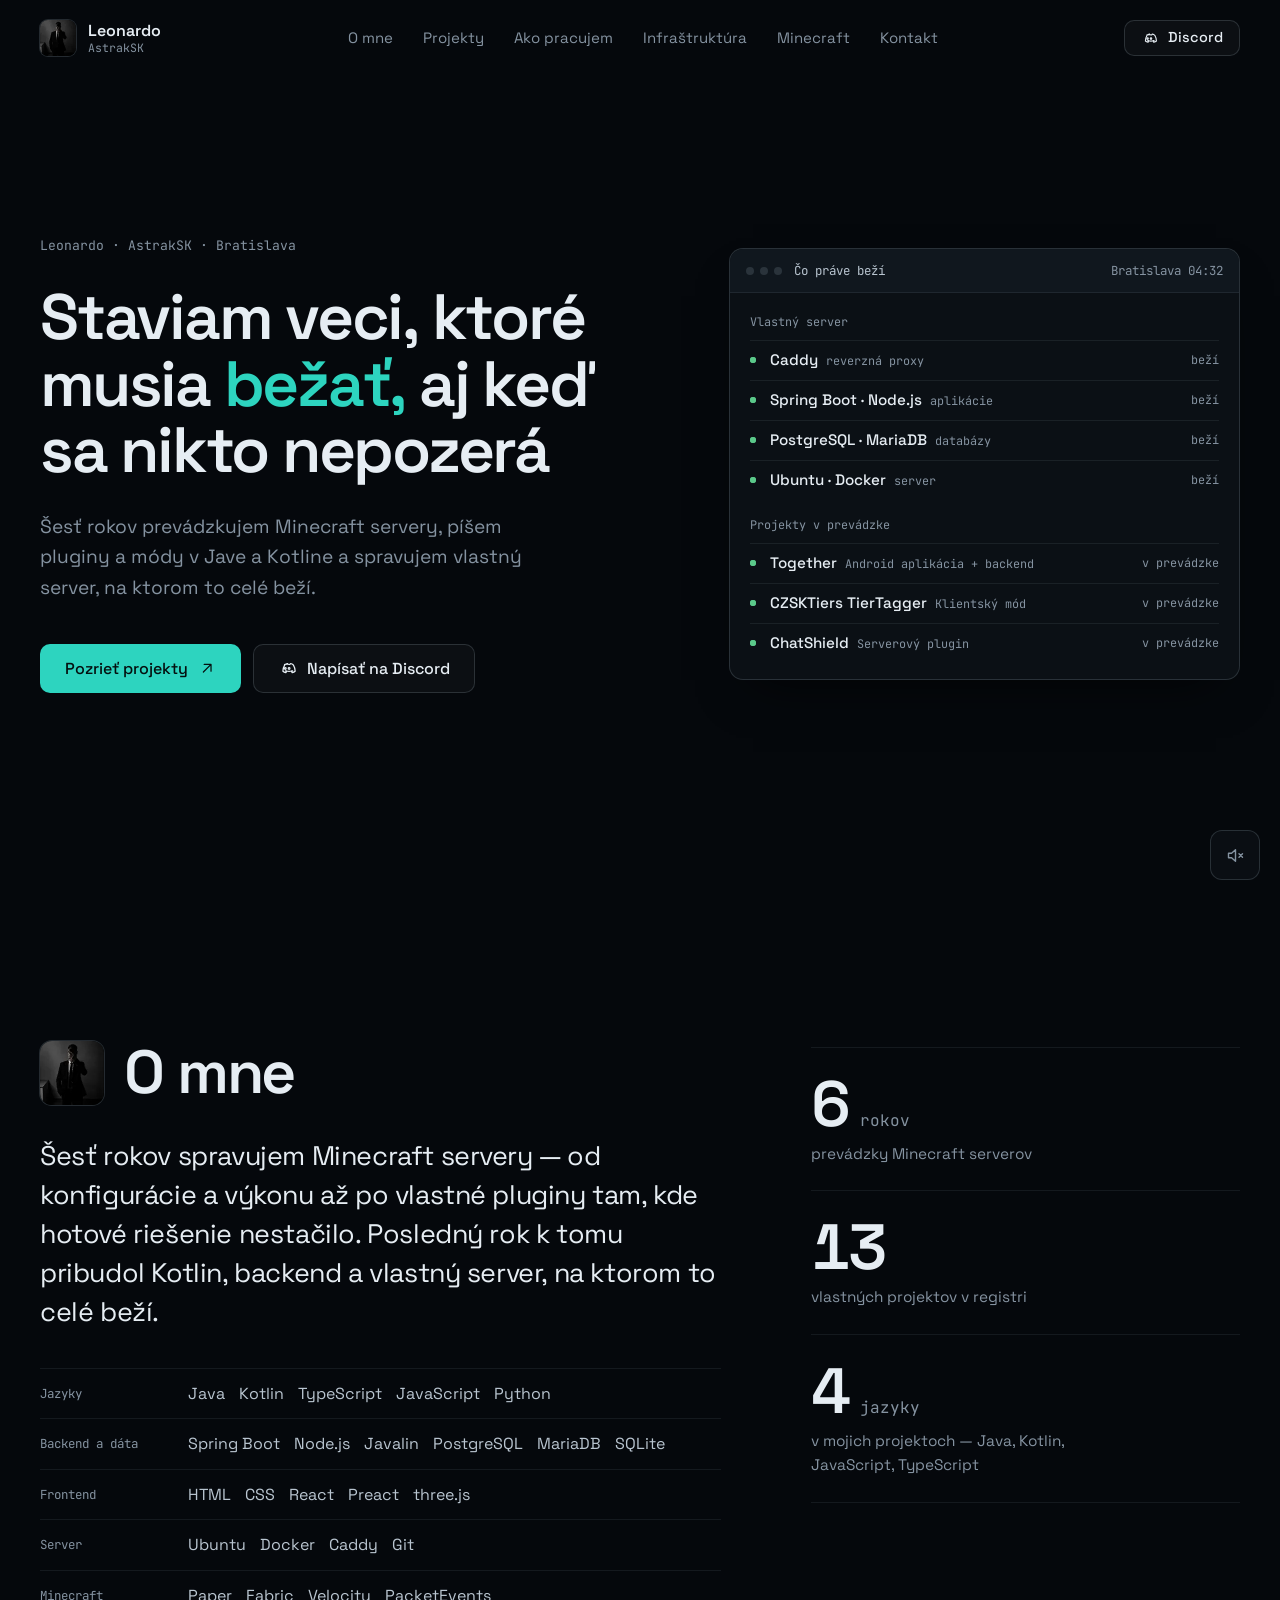
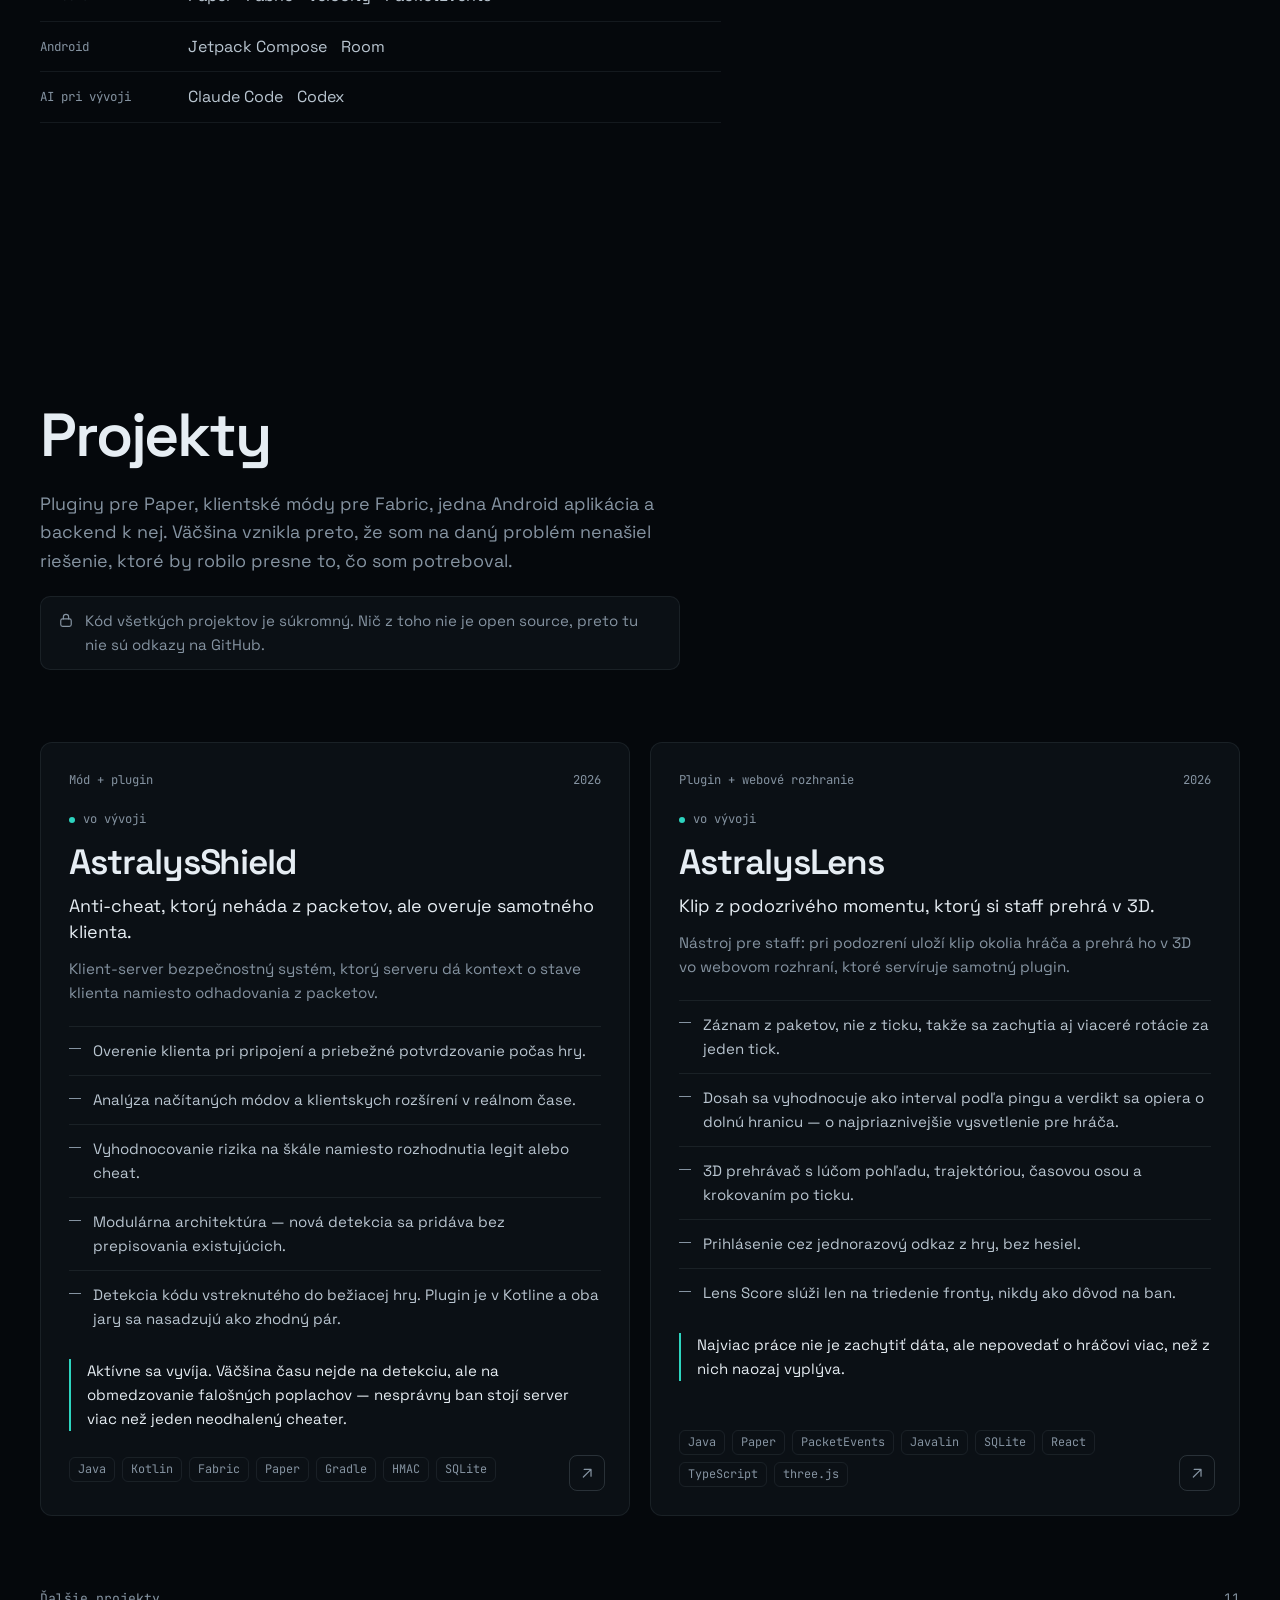
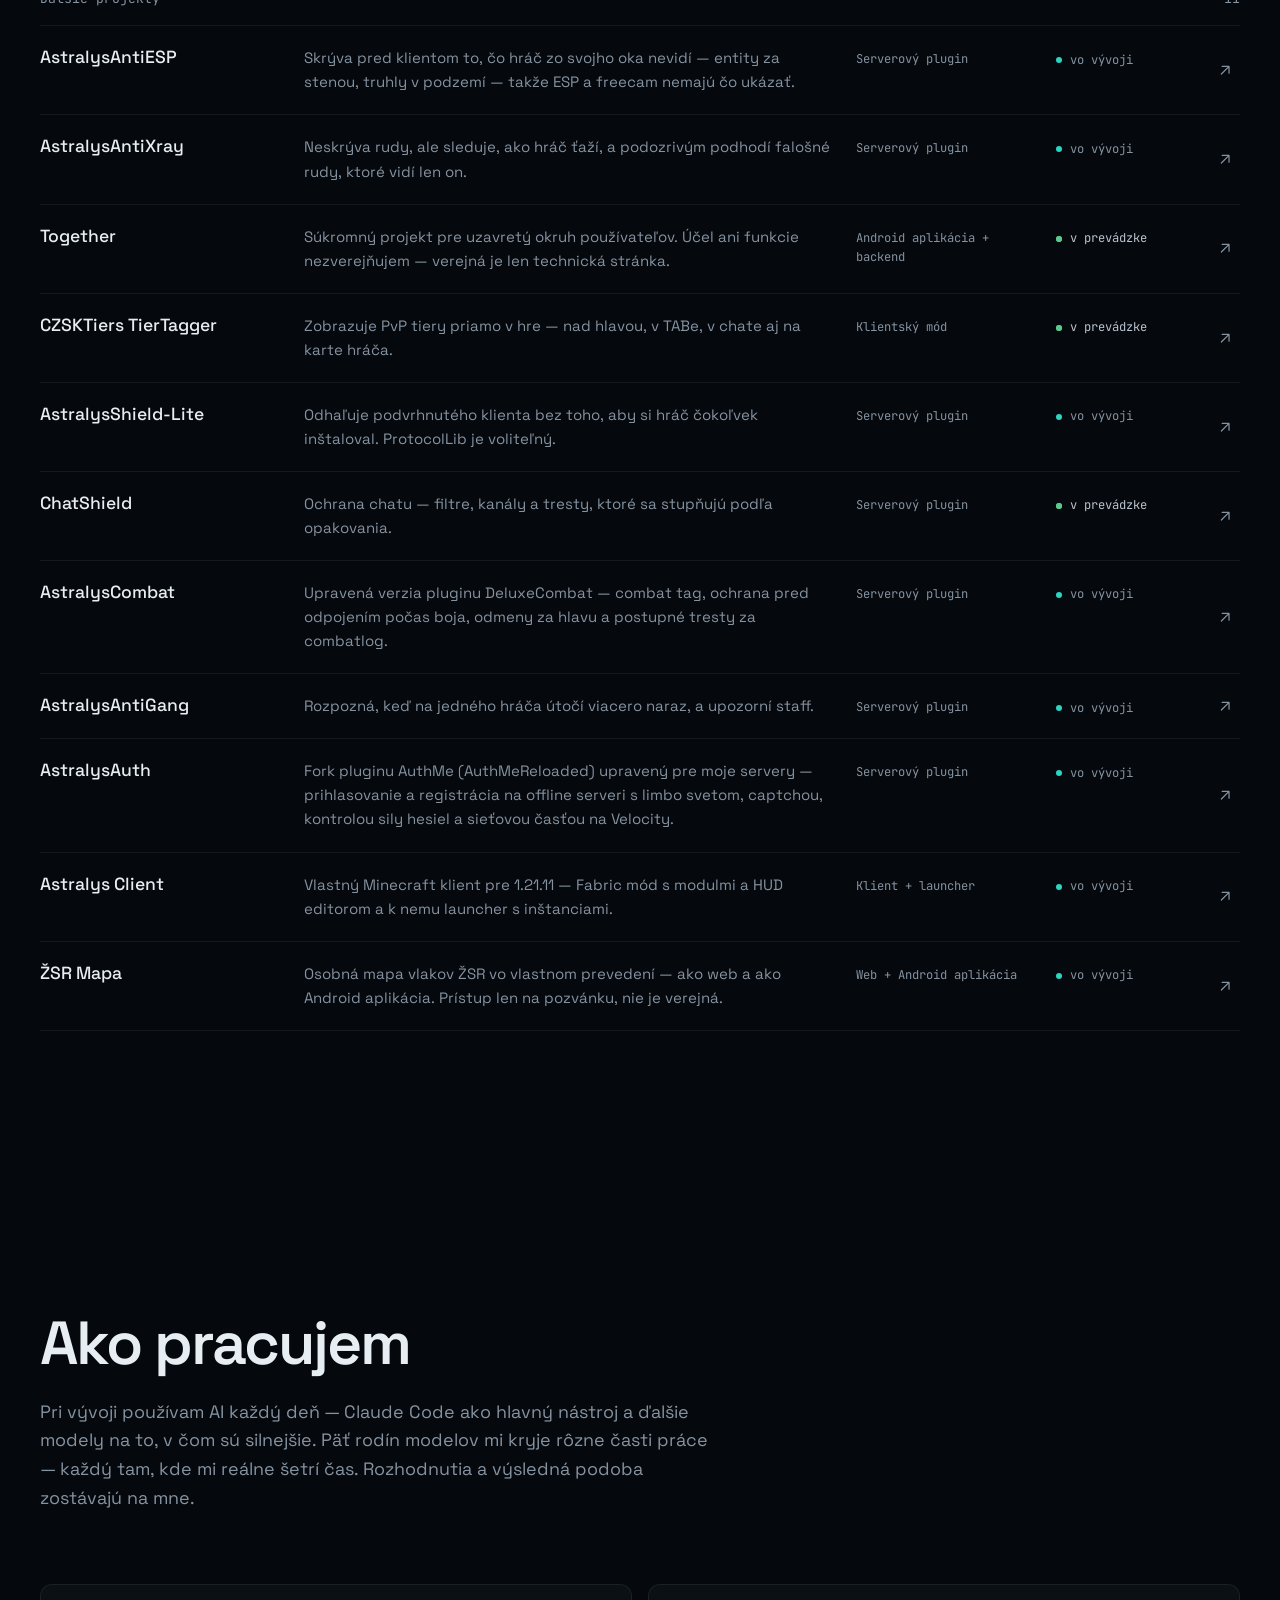
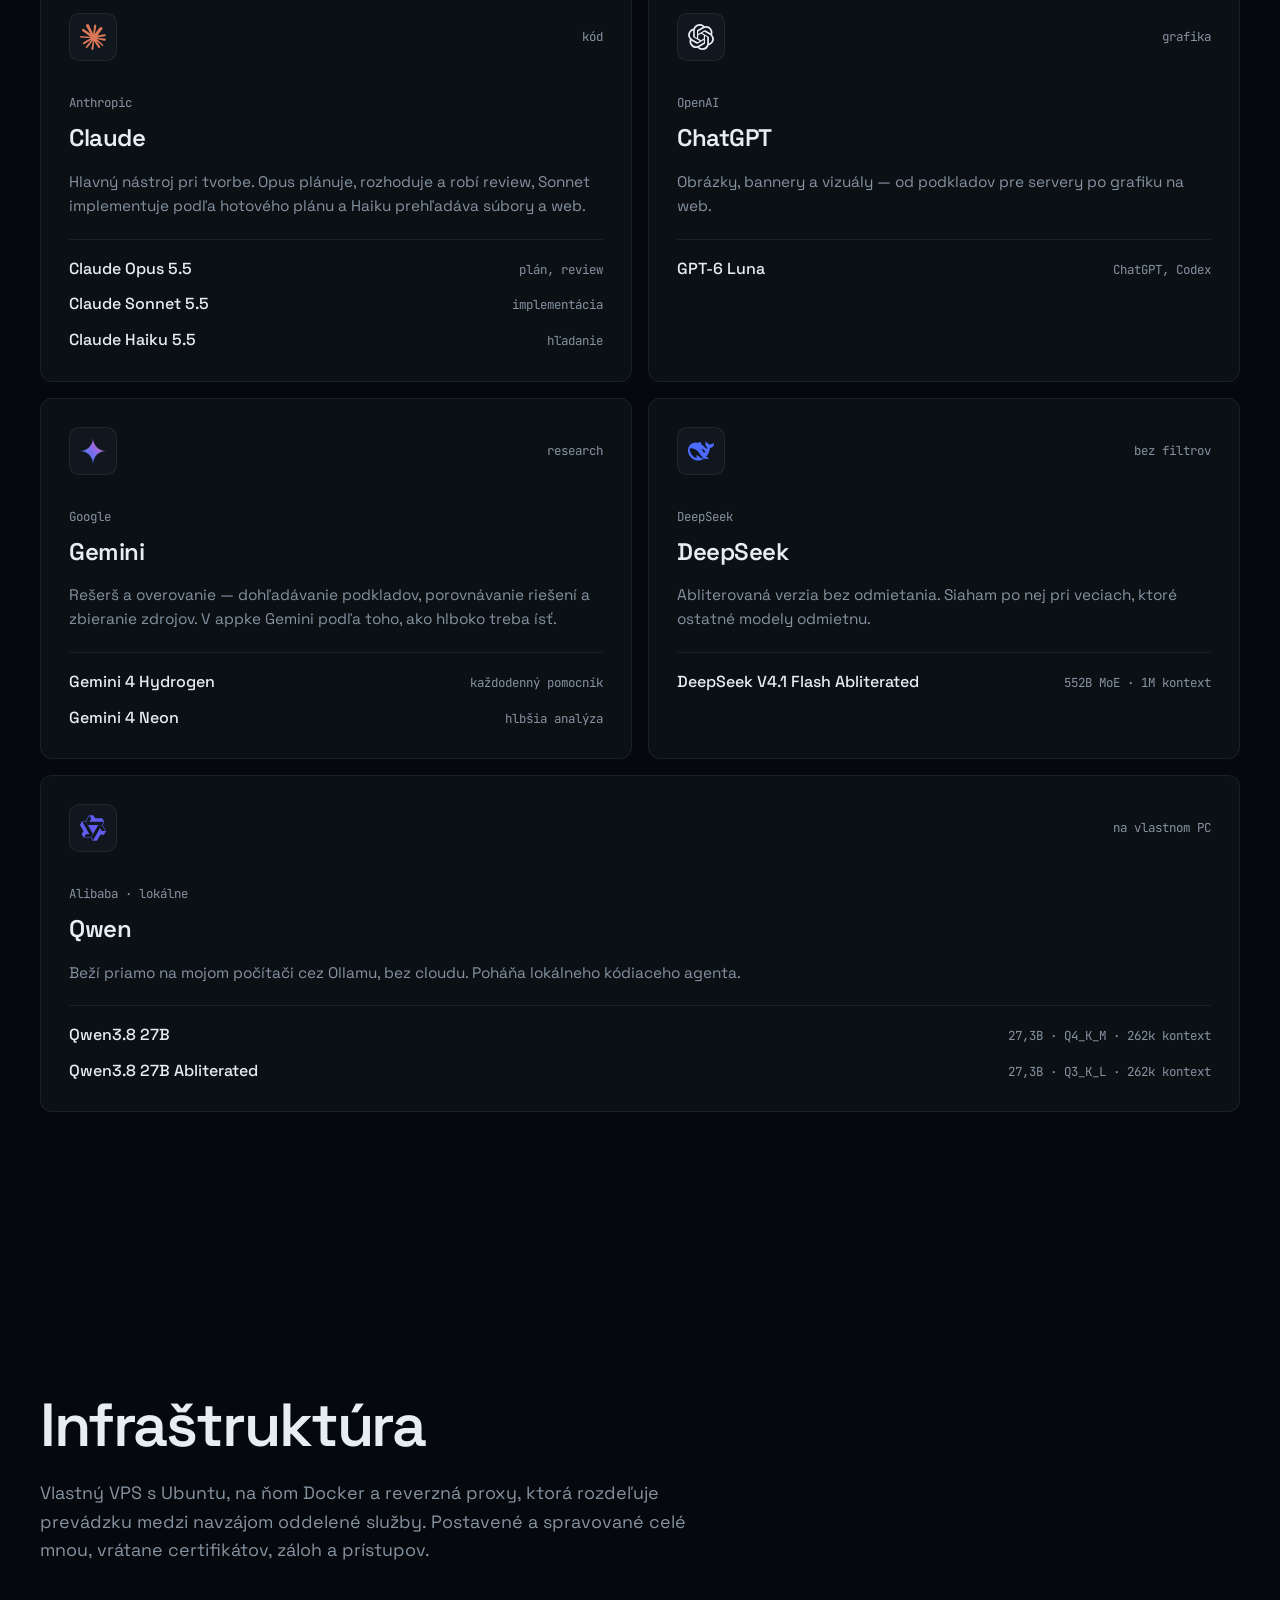
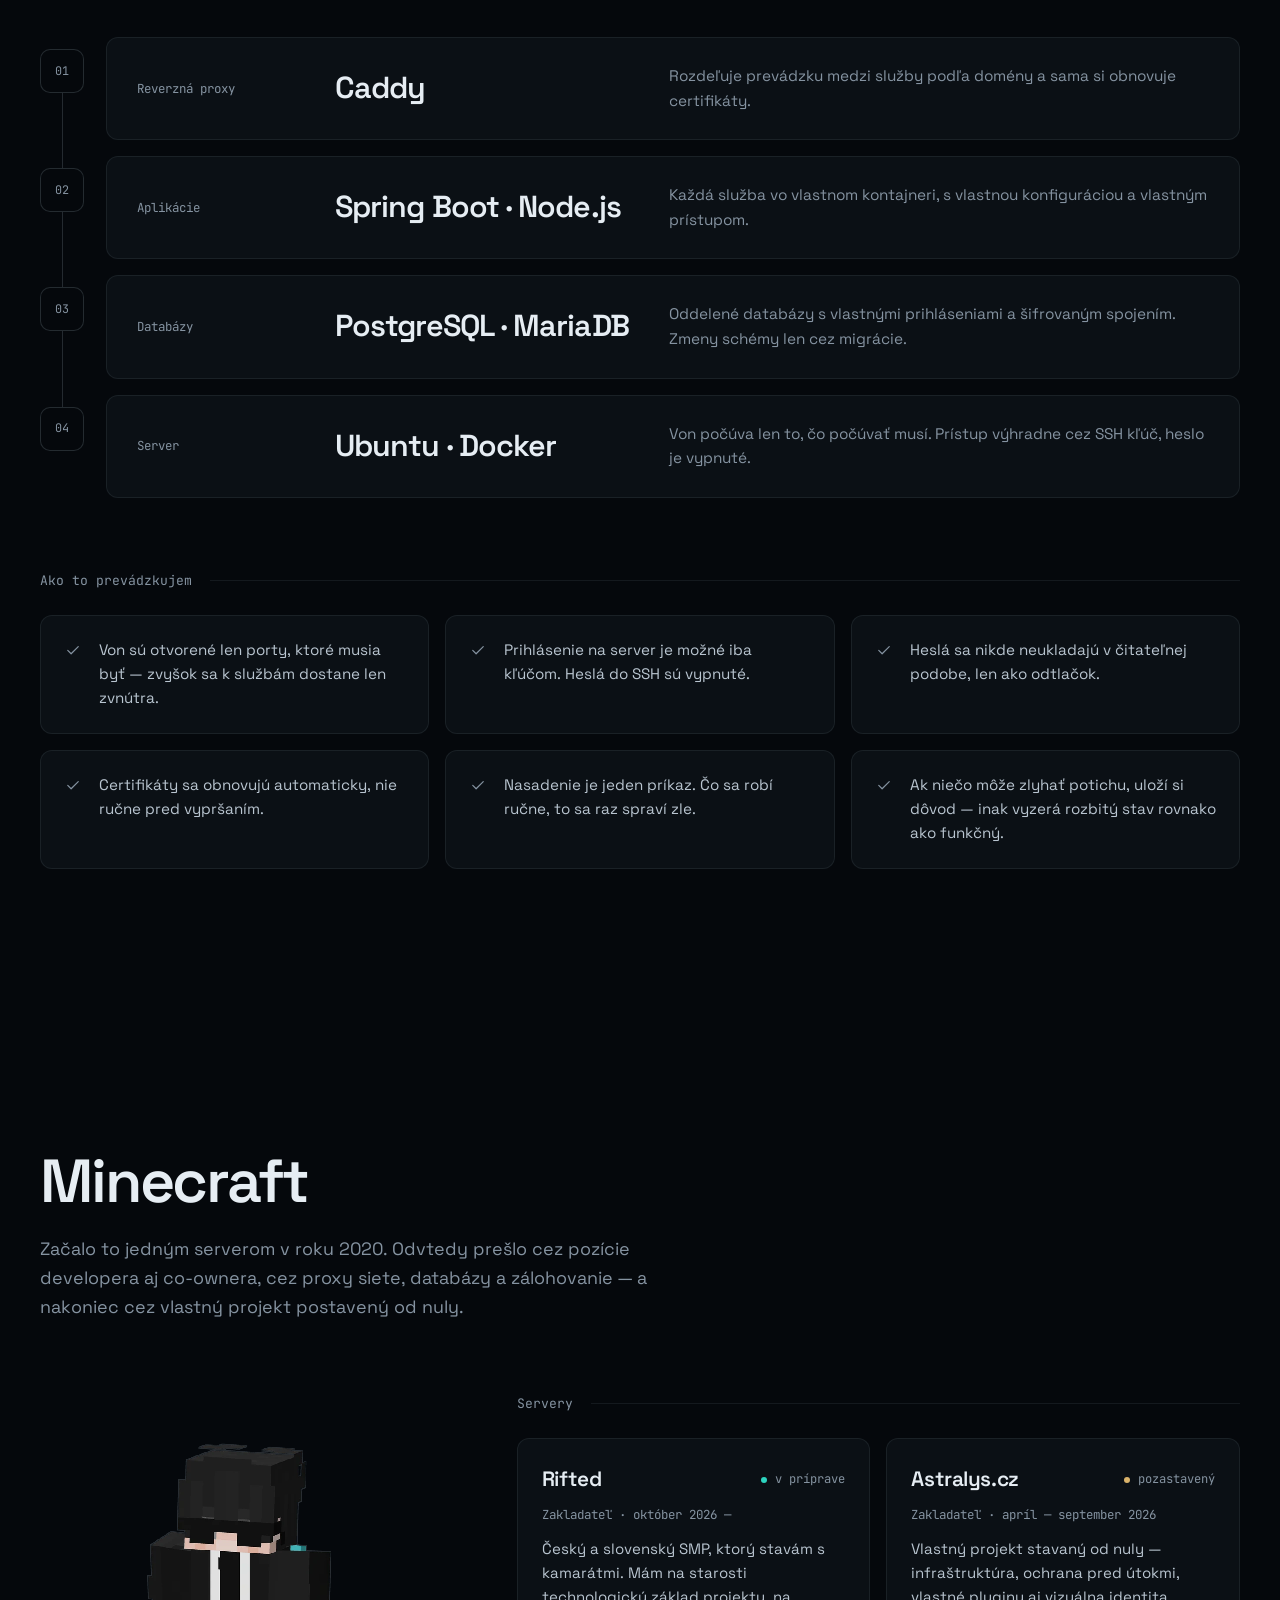
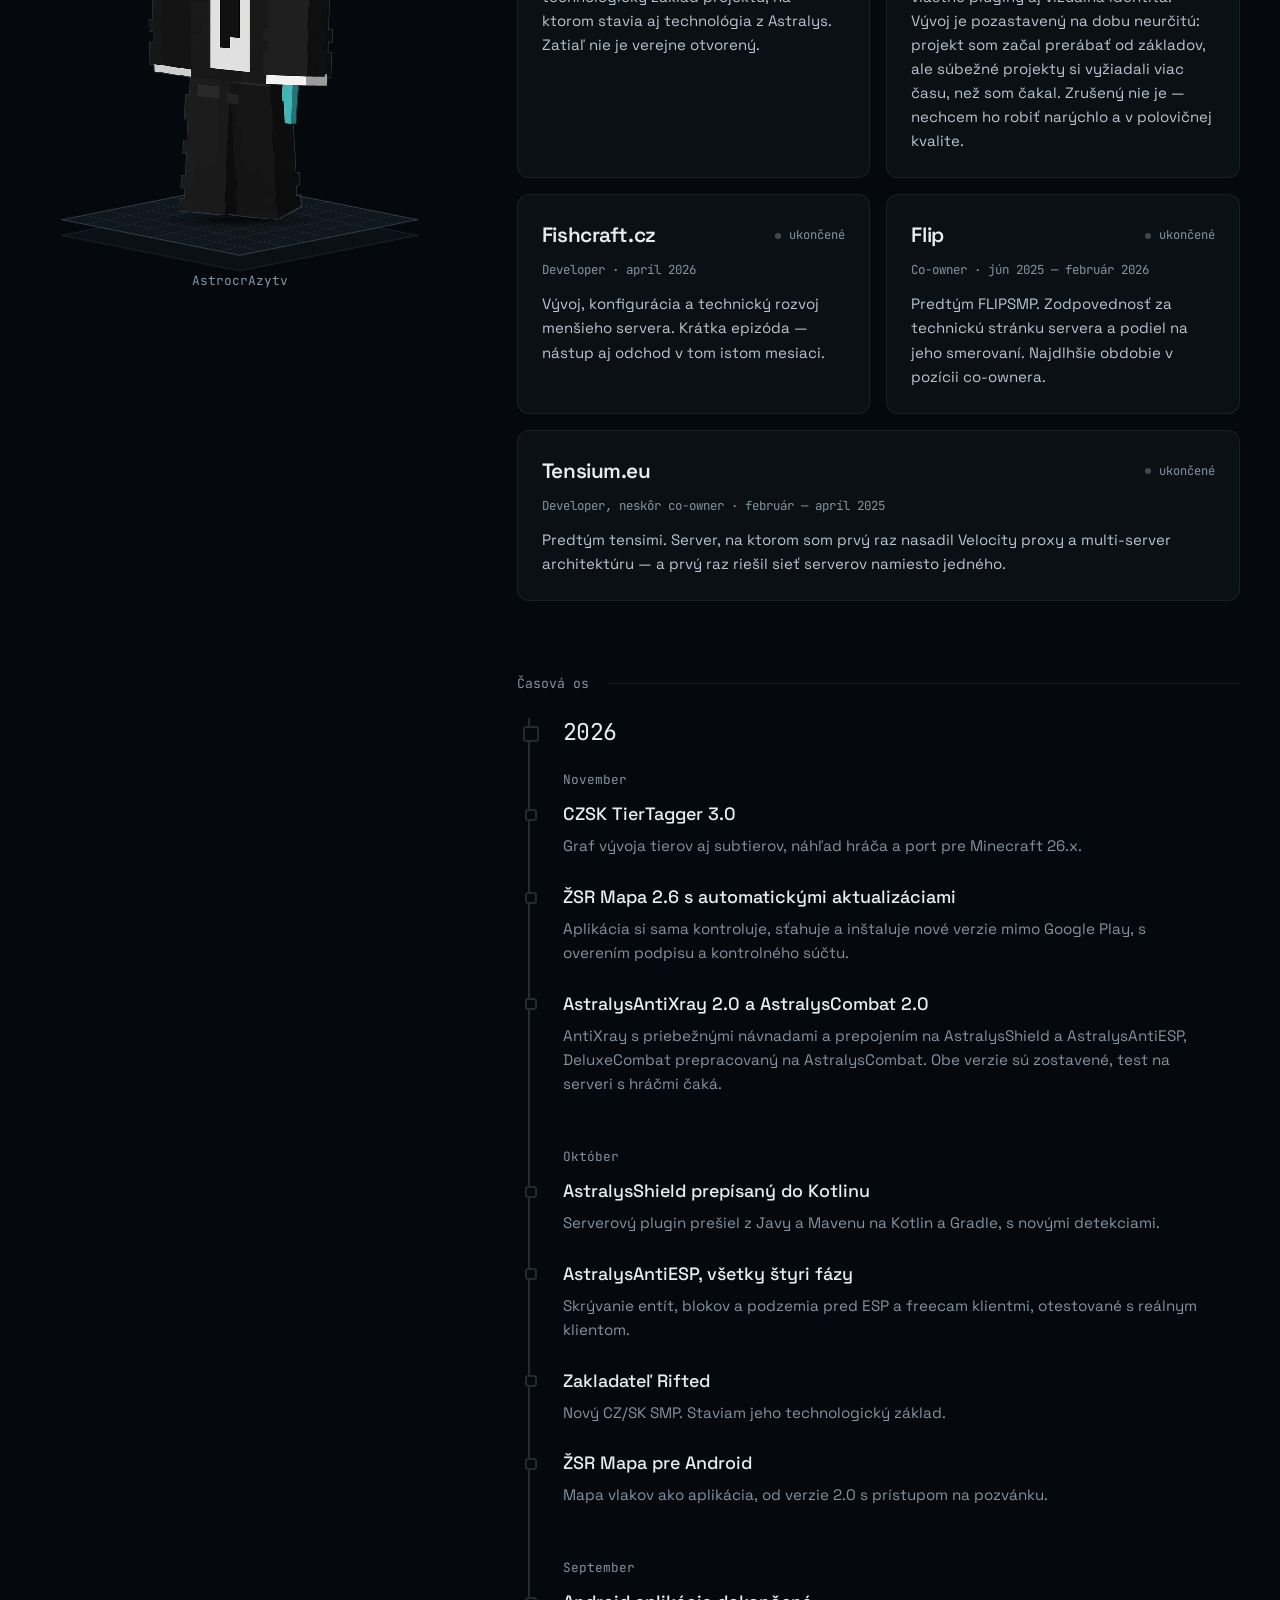
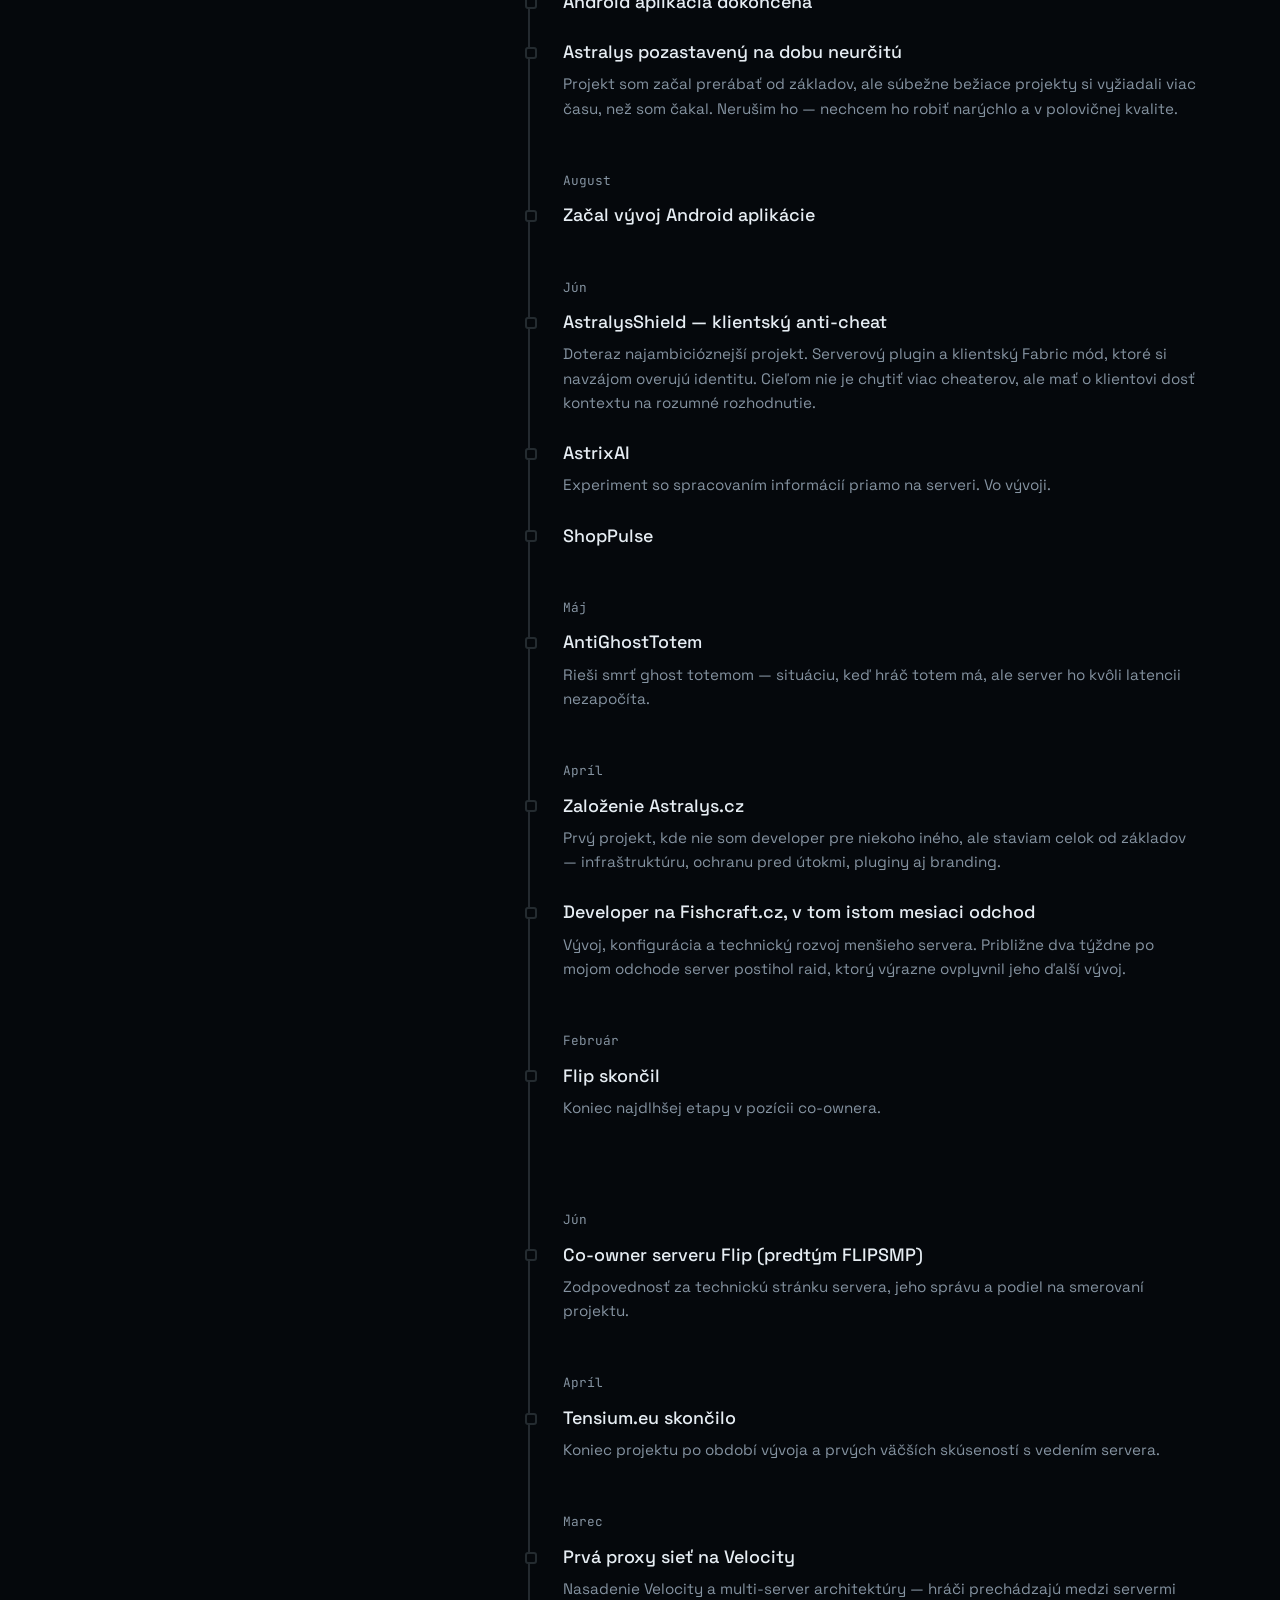
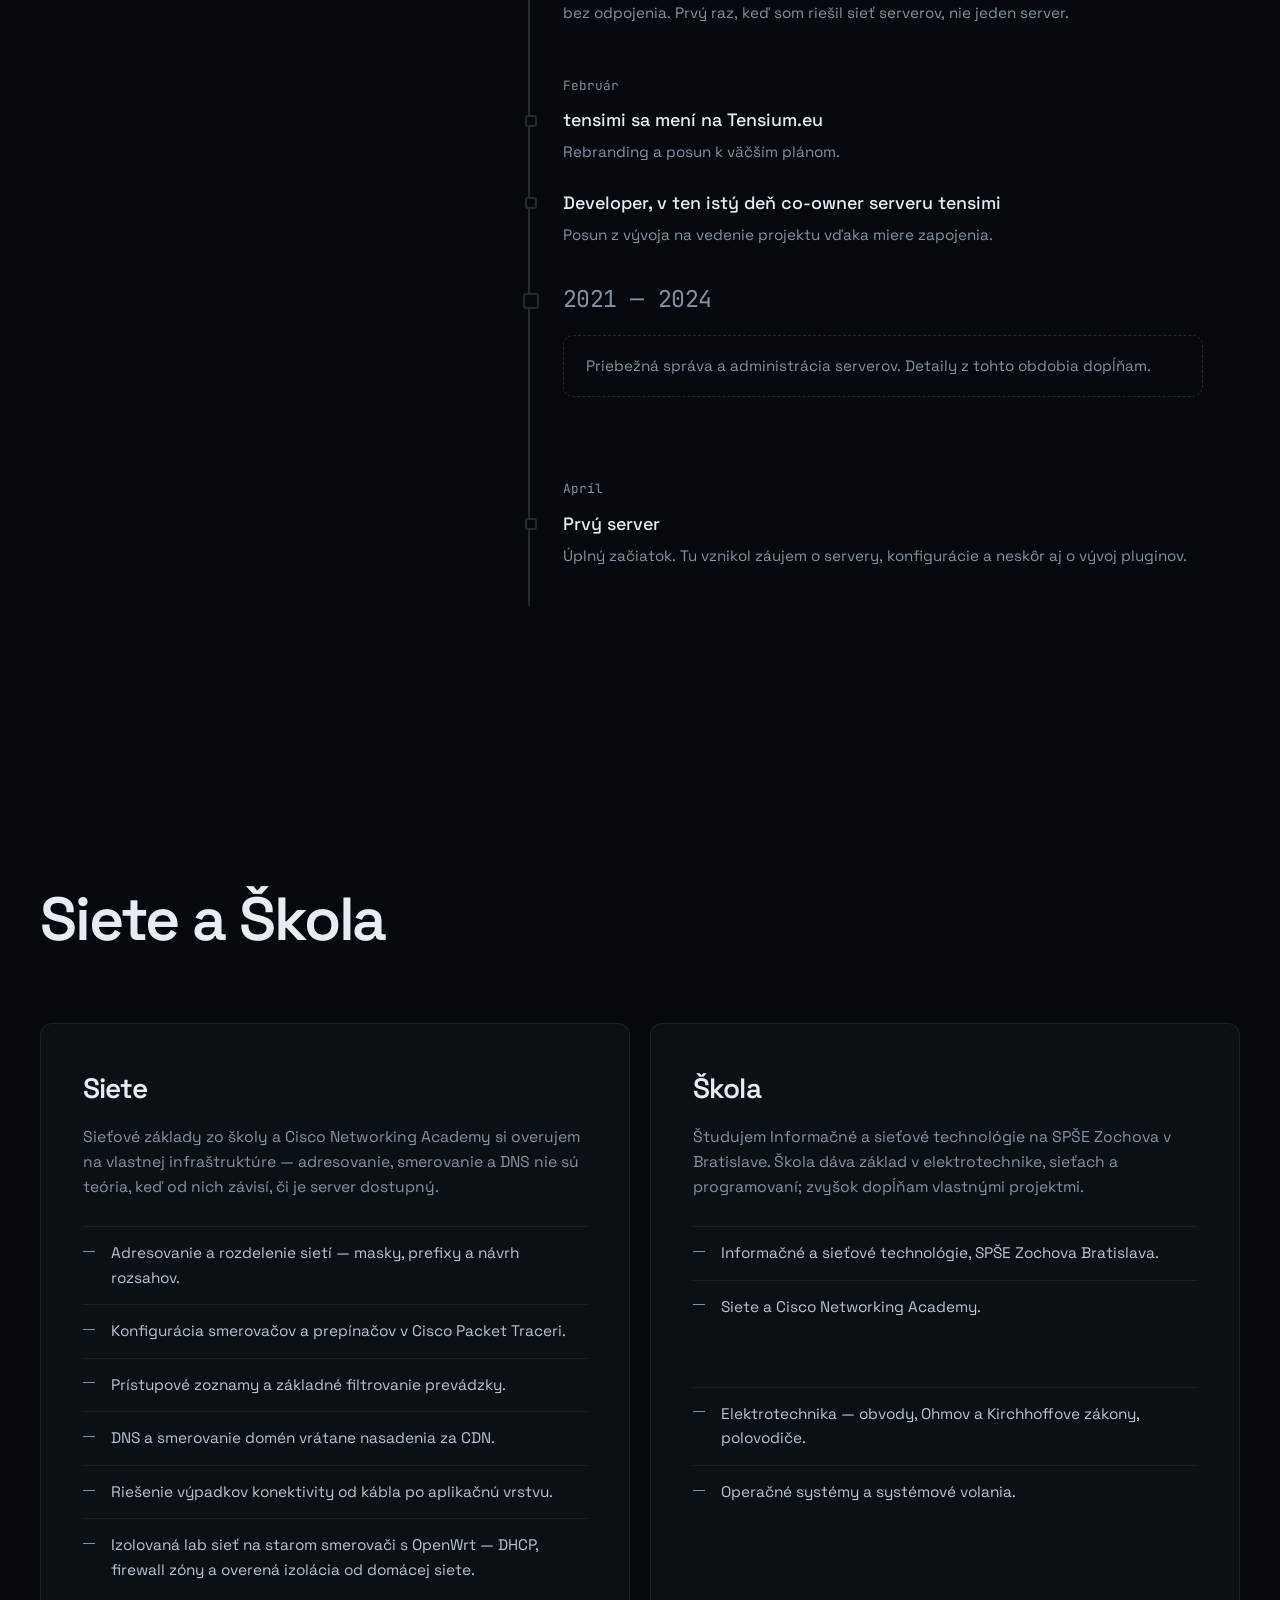
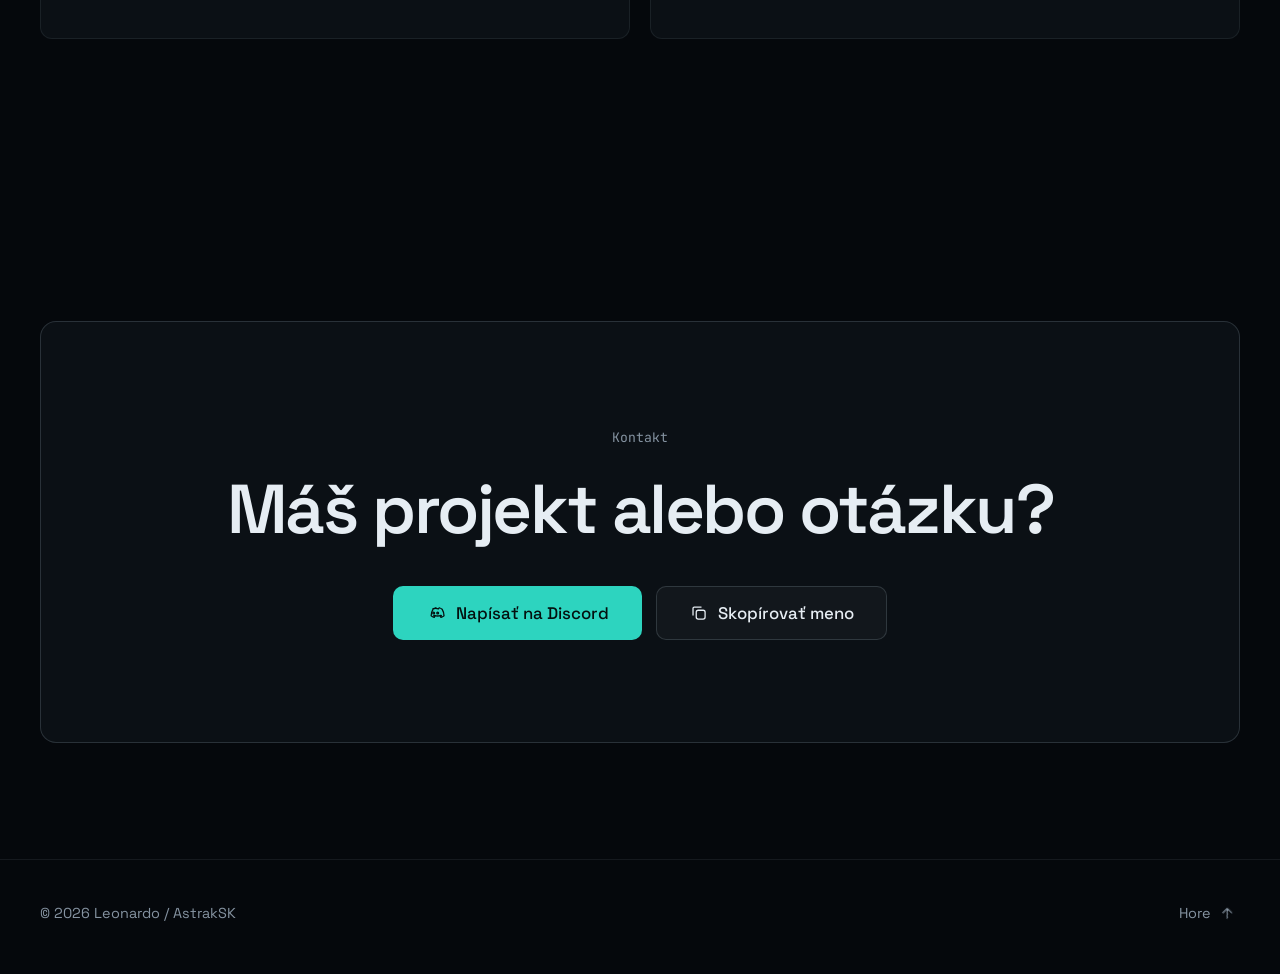
<file: index.html>
<!DOCTYPE html>
<html lang="sk">

<head>
    <meta charset="UTF-8">
    <meta name="viewport" content="width=device-width, initial-scale=1.0">
    <title>Leonardo (AstrakSK) — Minecraft servery, pluginy a infraštruktúra</title>
    <meta name="description" content="Leonardo / AstrakSK — šesť rokov prevádzky Minecraft serverov, vlastné pluginy a módy v Jave a Kotline, self-hosted infraštruktúra na vlastnom VPS.">
    <meta name="theme-color" content="#05080c">
    <meta name="color-scheme" content="dark">
    <meta name="robots" content="index, follow, max-image-preview:large">
    <link rel="canonical" href="https://astraksk.com/">

    <meta property="og:type" content="website">
    <meta property="og:locale" content="sk_SK">
    <meta property="og:site_name" content="Leonardo | AstrakSK">
    <meta property="og:url" content="https://astraksk.com/">
    <meta property="og:title" content="Leonardo (AstrakSK) — Minecraft servery, pluginy a infraštruktúra">
    <meta property="og:description" content="Šesť rokov prevádzky Minecraft serverov, vlastné pluginy a módy, Kotlin, backend a vlastný server, na ktorom to celé beží.">
    <meta property="og:image" content="https://astraksk.com/assets/og-image.jpg">
    <meta property="og:image:width" content="1200">
    <meta property="og:image:height" content="630">
    <meta property="og:image:alt" content="Leonardo (AstrakSK) — Minecraft servery, pluginy a infraštruktúra">
    <meta name="twitter:card" content="summary_large_image">
    <meta name="twitter:title" content="Leonardo (AstrakSK) — Minecraft servery, pluginy a infraštruktúra">
    <meta name="twitter:description" content="Šesť rokov prevádzky Minecraft serverov, vlastné pluginy a módy, Kotlin, backend a vlastný server, na ktorom to celé beží.">
    <meta name="twitter:image" content="https://astraksk.com/assets/og-image.jpg">

    <link rel="icon" type="image/png" sizes="32x32" href="assets/favicon.png">
    <link rel="apple-touch-icon" href="assets/favicon.png">

    <link rel="preload" href="assets/fonts/space-grotesk-latin.woff2" as="font" type="font/woff2" crossorigin>
    <link rel="preload" href="assets/fonts/jetbrains-mono-latin.woff2" as="font" type="font/woff2" crossorigin>

    
    <!-- Triedu js dostane stránka hneď, aby sa reveal stavy neblikali. Bez JS
         zostane všetok statický obsah viditeľný. -->
    <script>document.documentElement.classList.add("js");</script>

    <!-- Pri každom vydaní zvýš ?v= naraz pri style.css a script.js.
         Bez toho môžu vracajúci sa návštevníci dostať nové HTML so starým CSS
         a JS (Pages posiela Cache-Control: max-age=600). Fonty verziu nemajú. -->
    <link rel="stylesheet" href="style.css?v=28">

    <script type="application/ld+json">
    {
        "@context": "https://schema.org",
        "@graph": [
            {
                "@type": "Person",
                "@id": "https://astraksk.com/#person",
                "name": "Leonardo",
                "alternateName": "AstrakSK",
                "url": "https://astraksk.com/",
                "image": "https://astraksk.com/assets/discord-avatar.png",
                "jobTitle": "Vývojár a správca Minecraft serverov",
                "sameAs": ["https://discord.com/users/700729479068385362"]
            },
            {
                "@type": "WebSite",
                "@id": "https://astraksk.com/#website",
                "url": "https://astraksk.com/",
                "name": "Leonardo | AstrakSK",
                "inLanguage": "sk",
                "publisher": { "@id": "https://astraksk.com/#person" }
            }
        ]
    }
    </script>
</head>

<body>
    <svg class="sprite" aria-hidden="true" focusable="false">
        <symbol id="i-sound" viewBox="0 0 24 24"><path d="M4 9.5h3.5L12 5.5v13L7.5 14.5H4z"/><path d="M16 9.5a4 4 0 0 1 0 5"/><path d="M18.5 7a7.5 7.5 0 0 1 0 10"/></symbol>
        <symbol id="i-muted" viewBox="0 0 24 24"><path d="M4 9.5h3.5L12 5.5v13L7.5 14.5H4z"/><path d="m16 10 4 4M20 10l-4 4"/></symbol>
        <symbol id="i-lock" viewBox="0 0 24 24"><rect x="5" y="10.5" width="14" height="10" rx="2.5"/><path d="M8.5 10.5V8a3.5 3.5 0 0 1 7 0v2.5"/></symbol>
        <symbol id="i-check" viewBox="0 0 24 24"><path d="m5 12.5 4.5 4.5L19 7.5"/></symbol>
        <symbol id="i-arrow" viewBox="0 0 24 24"><path d="M7 17 17 7M8 7h9v9"/></symbol>
        <symbol id="i-close" viewBox="0 0 24 24"><path d="m6 6 12 12M18 6 6 18"/></symbol>
        <symbol id="i-copy" viewBox="0 0 24 24"><rect x="9" y="9" width="11" height="11" rx="2.5"/><path d="M5 15V6.5A1.5 1.5 0 0 1 6.5 5H15"/></symbol>
        <symbol id="i-discord" viewBox="0 0 24 24"><path d="M8.5 7.2c1-.3 2.2-.5 3.5-.5s2.5.2 3.5.5l.9-1.3c1.4.4 2.6 1 3.6 1.8 1.5 2.5 2.3 5.2 2.4 8.3-1.1.9-2.4 1.5-3.8 1.9l-.9-1.5c.5-.2 1-.4 1.4-.7-.2-.2-.5-.3-.7-.4-2.5 1.1-5.5 1.1-8 0-.3.1-.5.3-.7.4.4.3.9.5 1.4.7l-.9 1.5c-1.4-.4-2.7-1-3.8-1.9.1-3.1.9-5.8 2.4-8.3 1-.8 2.200-1.400 3.600-1.800z"/><circle cx="9.5" cy="12.5" r="1.1"/><circle cx="14.5" cy="12.5" r="1.1"/></symbol>
    </svg>

    <a class="skip-link" href="#obsah">Preskočiť na obsah</a>
    <div class="read-progress" id="readProgress" aria-hidden="true"></div>

    <header class="site-header" id="siteHeader">
        <div class="header-inner">
            <a class="brand" href="#top" aria-label="Leonardo, AstrakSK — späť hore">
                <img class="brand-avatar" src="assets/avatar-72.webp" alt="" width="36" height="36" decoding="async">
                <span class="brand-text">
                    <strong>Leonardo</strong>
                    <small>AstrakSK</small>
                </span>
            </a>

            <nav class="site-nav" id="siteNav" aria-label="Hlavná navigácia">
                <a href="#o-mne" data-nav="o-mne">O mne</a>
                <a href="#projekty" data-nav="projekty">Projekty</a>
                <a href="#ai" data-nav="ai">Ako pracujem</a>
                <a href="#infrastruktura" data-nav="infrastruktura">Infraštruktúra</a>
                <a href="#minecraft" data-nav="minecraft">Minecraft</a>
                <a href="#kontakt" data-nav="kontakt">Kontakt</a>
                <span class="nav-indicator" id="navIndicator" aria-hidden="true"></span>
            </nav>

            <div class="header-actions">
                <a class="btn btn-ghost btn-sm header-discord" href="https://discord.com/users/700729479068385362" target="_blank" rel="noopener noreferrer">
                    <svg class="ico" aria-hidden="true"><use href="#i-discord"/></svg>
                    Discord
                </a>
                <button class="burger" id="burger" type="button" aria-label="Otvoriť menu" aria-expanded="false" aria-controls="mobileMenu">
                    <span></span><span></span>
                </button>
            </div>
        </div>
    </header>

    <div class="mobile-menu" id="mobileMenu" aria-hidden="true">
        <nav class="mobile-nav" aria-label="Mobilná navigácia">
            <a href="#o-mne" data-nav="o-mne" style="--i:0">O mne</a>
            <a href="#projekty" data-nav="projekty" style="--i:1">Projekty</a>
            <a href="#ai" data-nav="ai" style="--i:2">Ako pracujem</a>
            <a href="#infrastruktura" data-nav="infrastruktura" style="--i:3">Infraštruktúra</a>
            <a href="#minecraft" data-nav="minecraft" style="--i:4">Minecraft</a>
            <a href="#kontakt" data-nav="kontakt" style="--i:5">Kontakt</a>
        </nav>
        <a class="btn btn-primary mobile-discord" style="--i:5" href="https://discord.com/users/700729479068385362" target="_blank" rel="noopener noreferrer">
            <svg class="ico" aria-hidden="true"><use href="#i-discord"/></svg>
            Discord
        </a>
    </div>

    <main id="obsah" tabindex="-1">

        <!-- ============ HERO ============ -->
        <section class="hero" id="top" aria-labelledby="heroTitle">
            <div class="container hero-grid">
                <div class="hero-copy">
                    <p class="hero-meta hero-fade" style="--d:0">Leonardo · AstrakSK · Bratislava</p>

                    <h1 class="hero-title" id="heroTitle" aria-label="Staviam veci, ktoré musia bežať, aj keď sa nikto nepozerá"><span class="w" aria-hidden="true"><span class="wi" style="--k:0">Staviam</span></span> <span class="w" aria-hidden="true"><span class="wi" style="--k:1">veci,</span></span> <span class="w" aria-hidden="true"><span class="wi" style="--k:2">ktoré</span></span> <span class="w" aria-hidden="true"><span class="wi" style="--k:3">musia</span></span> <span class="w" aria-hidden="true"><span class="wi accent" style="--k:4">bežať,</span></span> <span class="w" aria-hidden="true"><span class="wi" style="--k:5">aj&nbsp;keď</span></span> <span class="w" aria-hidden="true"><span class="wi" style="--k:6">sa&nbsp;nikto</span></span> <span class="w" aria-hidden="true"><span class="wi" style="--k:7">nepozerá</span></span></h1>

                    <p class="hero-lead hero-fade" style="--d:6">
                        Šesť rokov prevádzkujem Minecraft servery, píšem pluginy a módy
                        v Jave a Kotline a spravujem vlastný server, na ktorom to celé beží.
                    </p>

                    <div class="hero-cta hero-fade" style="--d:7">
                        <a class="btn btn-primary" href="#projekty">
                            <span>Pozrieť projekty</span>
                            <svg class="ico" aria-hidden="true"><use href="#i-arrow"/></svg>
                        </a>
                        <a class="btn btn-ghost" href="https://discord.com/users/700729479068385362" target="_blank" rel="noopener noreferrer">
                            <svg class="ico" aria-hidden="true"><use href="#i-discord"/></svg>
                            <span>Napísať na Discord</span>
                        </a>
                    </div>
                </div>

                <div class="hero-visual hero-fade" style="--d:4">
                    <figure class="status" aria-labelledby="statusTitle">
                        <header class="status-bar">
                            <span class="status-lights" aria-hidden="true"><i></i><i></i><i></i></span>
                            <span class="status-title" id="statusTitle">Čo práve beží</span>
                            <time class="status-clock" id="statusClock">--:--</time>
                        </header>
                        <div class="status-body">
                            <section class="status-group">
                                <p class="status-label">Vlastný server</p>
                                <ul class="status-list" id="statusInfra"></ul>
                            </section>
                            <section class="status-group">
                                <p class="status-label">Projekty v prevádzke</p>
                                <ul class="status-list" id="statusLive"></ul>
                            </section>
                        </div>
                    </figure>
                </div>
            </div>
        </section>

        <!-- ============ O MNE ============ -->
        <section class="section" id="o-mne" aria-labelledby="aboutTitle">
            <div class="container">
                <div class="about-grid">
                    <div class="about-copy">
                        <div class="about-who reveal">
                            <img class="about-avatar" src="assets/avatar-128.webp" alt="Leonardo (AstrakSK)" width="64" height="64" decoding="async" loading="lazy">
                            <h2 class="section-title" id="aboutTitle">O mne</h2>
                        </div>
                        <p class="about-lead reveal" style="--i:2">
                            Šesť rokov spravujem Minecraft servery — od konfigurácie a výkonu až po
                            vlastné pluginy tam, kde hotové riešenie nestačilo. Posledný rok k tomu
                            pribudol Kotlin, backend a vlastný server, na ktorom to celé beží.
                        </p>
                        <dl class="skills reveal" id="skillList" style="--i:3" aria-label="Čo používam"></dl>
                    </div>
                    <dl class="stats" id="statList"></dl>
                </div>
            </div>
        </section>

        <!-- ============ PROJEKTY ============ -->
        <section class="section" id="projekty" aria-labelledby="projectsTitle">
            <div class="container">
                <header class="section-head">
                    <h2 class="section-title reveal" id="projectsTitle" style="--i:1">Projekty</h2>
                    <p class="section-lead reveal" style="--i:2">
                        Pluginy pre Paper, klientské módy pre Fabric, jedna Android aplikácia
                        a backend k nej. Väčšina vznikla preto, že som na daný problém nenašiel
                        riešenie, ktoré by robilo presne to, čo som potreboval.
                    </p>
                    <p class="private-note reveal" style="--i:3">
                        <svg class="ico" aria-hidden="true"><use href="#i-lock"/></svg>
                        <span>Kód všetkých projektov je súkromný. Nič z toho nie je open source, preto tu nie sú odkazy na GitHub.</span>
                    </p>
                </header>

                <div class="projects" id="projectGrid">
                    <noscript><p class="muted">Zoznam projektov sa načíta cez JavaScript.</p></noscript>
                </div>
            </div>
        </section>

        <!-- ============ AI ============ -->
        <section class="section" id="ai" aria-labelledby="aiTitle">
            <div class="container">
                <header class="section-head">
                    <h2 class="section-title reveal" id="aiTitle" style="--i:1">Ako pracujem</h2>
                    <p class="section-lead reveal" style="--i:2">
                        Pri vývoji používam AI každý deň — Claude Code ako hlavný nástroj a ďalšie modely na to, v čom sú silnejšie. Päť rodín modelov mi kryje rôzne časti práce —
                        každý tam, kde mi reálne šetrí čas. Rozhodnutia a výsledná podoba
                        zostávajú na mne.
                    </p>
                </header>
                <div class="ai-grid" id="aiList"></div>
            </div>
        </section>

        <!-- ============ INFRAŠTRUKTÚRA ============ -->
        <section class="section" id="infrastruktura" aria-labelledby="infraTitle">
            <div class="container">
                <header class="section-head">
                    <h2 class="section-title reveal" id="infraTitle" style="--i:1">Infraštruktúra</h2>
                    <p class="section-lead reveal" style="--i:2">
                        Vlastný VPS s Ubuntu, na ňom Docker a reverzná proxy, ktorá rozdeľuje
                        prevádzku medzi navzájom oddelené služby. Postavené a spravované celé mnou,
                        vrátane certifikátov, záloh a prístupov.
                    </p>
                </header>

                <ol class="layers" id="layers" aria-label="Vrstvy infraštruktúry zhora nadol"></ol>

                <h3 class="subhead reveal">Ako to prevádzkujem</h3>
                <ul class="practice-grid" id="practiceList"></ul>
            </div>
        </section>

        <!-- ============ MINECRAFT ============ -->
        <section class="section" id="minecraft" aria-labelledby="mcTitle">
            <div class="container">
                <header class="section-head">
                    <h2 class="section-title reveal" id="mcTitle" style="--i:1">Minecraft</h2>
                    <p class="section-lead reveal" style="--i:2">
                        Začalo to jedným serverom v roku 2020. Odvtedy prešlo cez pozície
                        developera aj co-ownera, cez proxy siete, databázy a zálohovanie —
                        a nakoniec cez vlastný projekt postavený od nuly.
                    </p>
                </header>

                <div class="mc-grid">
                    <aside class="mc-side">
                        <figure class="skin-figure">
                            <img class="skin-img" src="assets/skin.webp?v=2" alt="Minecraft postava hráča AstrocrAzytv" width="1024" height="1024" decoding="async" loading="lazy">
                            <div class="skin-podium" aria-hidden="true"><div class="skin-shadow"></div></div>
                            <figcaption>AstrocrAzytv</figcaption>
                        </figure>
                    </aside>

                    <div class="mc-main">
                        <h3 class="subhead reveal">Servery</h3>
                        <div class="server-grid" id="serverList"></div>

                        <h3 class="subhead reveal">Časová os</h3>
                        <div class="timeline" id="timeline">
                            <div class="timeline-line" aria-hidden="true"><i id="timelineFill"></i></div>
                        </div>
                    </div>
                </div>
            </div>
        </section>

        <!-- ============ SIETE A ŠKOLA ============ -->
        <section class="section" id="siete-skola" aria-labelledby="netTitle">
            <div class="container">
                <header class="section-head">
                    <h2 class="section-title reveal" id="netTitle" style="--i:1">Siete a Škola</h2>
                </header>

                <div class="duo">
                    <article class="panel-card reveal">
                        <h3>Siete</h3>
                        <p class="panel-lead">
                            Sieťové základy zo školy a Cisco Networking Academy si overujem na vlastnej
                            infraštruktúre — adresovanie, smerovanie a DNS nie sú teória, keď od nich
                            závisí, či je server dostupný.
                        </p>
                        <ul class="dash-list" id="networkList"></ul>
                    </article>
                    <article class="panel-card reveal" style="--i:1">
                        <h3>Škola</h3>
                        <p class="panel-lead">
                            Študujem Informačné a sieťové technológie na SPŠE Zochova v Bratislave.
                            Škola dáva základ v elektrotechnike, sieťach a programovaní; zvyšok
                            dopĺňam vlastnými projektmi.
                        </p>
                        <ul class="dash-list" id="schoolList"></ul>
                    </article>
                </div>
            </div>
        </section>

        <!-- ============ KONTAKT ============ -->
        <section class="section section-contact" id="kontakt" aria-labelledby="contactTitle">
            <div class="container">
                <div class="contact-band reveal">
                    <p class="eyebrow">Kontakt</p>
                    <h2 class="contact-title" id="contactTitle">Máš projekt alebo otázku?</h2>
                    <div class="contact-actions">
                        <a class="btn btn-primary btn-lg" href="https://discord.com/users/700729479068385362" target="_blank" rel="noopener noreferrer">
                            <svg class="ico" aria-hidden="true"><use href="#i-discord"/></svg>
                            <span>Napísať na Discord</span>
                        </a>
                        <button class="btn btn-ghost btn-lg" id="copyName" type="button">
                            <svg class="ico" aria-hidden="true"><use href="#i-copy"/></svg>
                            <span>Skopírovať meno</span>
                        </button>
                    </div>
                </div>
            </div>
        </section>
    </main>

    <footer class="site-footer">
        <div class="container footer-inner">
            <p>© <span id="year">2026</span> Leonardo / AstrakSK</p>
            <a class="to-top" href="#top">Hore <svg class="ico" aria-hidden="true"><use href="#i-arrow"/></svg></a>
        </div>
    </footer>

    <dialog class="detail" id="projectDialog" aria-labelledby="projectTitle">
        <div class="detail-inner">
            <button class="detail-close" id="projectClose" type="button" aria-label="Zavrieť detail projektu">
                <svg class="ico" aria-hidden="true"><use href="#i-close"/></svg>
            </button>
            <div class="detail-body" id="projectBody"></div>
        </div>
    </dialog>

    <button class="sound-fab" id="soundToggle" type="button" aria-pressed="false" aria-label="Zapnúť hudbu" title="Hudba">
        <svg class="ico" aria-hidden="true"><use href="#i-muted"/></svg>
    </button>

    <div class="toast" id="toast" role="status" aria-live="polite"></div>

    <audio id="bgMusic" loop preload="none">
        <source src="assets/music.mp3" type="audio/mpeg">
    </audio>

    <script src="script.js?v=28"></script>
</body>

</html>
</file>
<file: style.css>
/* ==========================================================================
   astraksk.com — štýly
   Poradie: tokeny, základ, hlavička, hero, sekcie, komponenty, dialog,
   responzivita.
   Animujú sa len transform, opacity a farby. Animácie bežia vždy,
   aj pri prefers-reduced-motion (rozhodnutie majiteľa webu).
   ========================================================================== */

/* ---------- fonty ----------
   Kópia assets/fonts/fonts.css (tú používa 404.html). Je tu priamo, aby fonty
   nečakali na ďalší CSS request pred prvým vykreslením. */

@font-face {
    font-family: 'Space Grotesk';
    src: url('assets/fonts/space-grotesk-latin-ext.woff2') format('woff2');
    font-weight: 400 700;
    font-style: normal;
    font-display: swap;
    unicode-range: U+0100-02BA, U+02BD-02C5, U+02C7-02CC, U+02CE-02D7, U+02DD-02FF, U+0304, U+0308, U+0329, U+1D00-1DBF, U+1E00-1E9F, U+1EF2-1EFF, U+2020, U+20A0-20AB, U+20AD-20C4, U+2113, U+2C60-2C7F, U+A720-A7FF;
}

@font-face {
    font-family: 'Space Grotesk';
    src: url('assets/fonts/space-grotesk-latin.woff2') format('woff2');
    font-weight: 400 700;
    font-style: normal;
    font-display: swap;
    unicode-range: U+0000-00FF, U+0131, U+0152-0153, U+02BB-02BC, U+02C6, U+02DA, U+02DC, U+0304, U+0308, U+0329, U+2000-206F, U+20AC, U+2122, U+2191, U+2193, U+2212, U+2215, U+FEFF, U+FFFD;
}

@font-face {
    font-family: 'JetBrains Mono';
    src: url('assets/fonts/jetbrains-mono-latin-ext.woff2') format('woff2');
    font-weight: 400 500;
    font-style: normal;
    font-display: swap;
    unicode-range: U+0100-02BA, U+02BD-02C5, U+02C7-02CC, U+02CE-02D7, U+02DD-02FF, U+0304, U+0308, U+0329, U+1D00-1DBF, U+1E00-1E9F, U+1EF2-1EFF, U+2020, U+20A0-20AB, U+20AD-20C4, U+2113, U+2C60-2C7F, U+A720-A7FF;
}

@font-face {
    font-family: 'JetBrains Mono';
    src: url('assets/fonts/jetbrains-mono-latin.woff2') format('woff2');
    font-weight: 400 500;
    font-style: normal;
    font-display: swap;
    unicode-range: U+0000-00FF, U+0131, U+0152-0153, U+02BB-02BC, U+02C6, U+02DA, U+02DC, U+0304, U+0308, U+0329, U+2000-206F, U+20AC, U+2122, U+2191, U+2193, U+2212, U+2215, U+FEFF, U+FFFD;
}

:root {
    --bg: #05080c;
    --surface: #0b1015;
    --surface-2: #10171e;
    --line: rgba(200, 220, 235, .08);
    --line-strong: rgba(200, 220, 235, .16);
    --text: #e6edf3;
    --body-text: #b9c5d0;
    --muted: #8593a1;
    --a1: #2dd4bf;
    --a1-hover: #5eead4;
    --on-accent: #04100f;
    --green: #5bc98a;
    --amber: #d9b26a;
    --r-card: 12px;
    --r-btn: 10px;
    --ease: cubic-bezier(.22, 1, .36, 1);
    --gutter: clamp(20px, 4vw, 40px);
    --header-h: 76px;
    --font: "Space Grotesk", system-ui, -apple-system, "Segoe UI", sans-serif;
    --font-label: "JetBrains Mono", ui-monospace, "SFMono-Regular", Menlo, Consolas, monospace;
}

*,
*::before,
*::after { box-sizing: border-box; }

html {
    scroll-behavior: smooth;
    -webkit-text-size-adjust: 100%;
}

html.is-locked { overflow: hidden; padding-right: var(--sb, 0px); }
html.is-locked .site-header,
html.is-locked .read-progress { padding-right: var(--sb, 0px); }
html.is-locked .sound-fab { right: calc(20px + var(--sb, 0px)); }

body {
    margin: 0;
    background: var(--bg);
    color: var(--text);
    font-family: var(--font);
    font-size: 1rem;
    line-height: 1.6;
    -webkit-font-smoothing: antialiased;
    overflow-x: clip;
}

h1, h2, h3, h4, h5, h6, p, ul, ol, dl, dd, figure { margin: 0; }
ul, ol { padding: 0; list-style: none; }
img { display: block; max-width: 100%; height: auto; }
a { color: inherit; text-decoration: none; }
button { font: inherit; color: inherit; }

::selection { background: rgba(45, 212, 191, .3); color: #fff; }

:focus-visible {
    outline: 2px solid var(--a1);
    outline-offset: 3px;
    border-radius: 6px;
}

main:focus { outline: none; }

.sprite { position: absolute; width: 0; height: 0; overflow: hidden; }

.ico {
    width: 1.15em;
    height: 1.15em;
    flex: none;
    fill: none;
    stroke: currentColor;
    stroke-width: 1.6;
    stroke-linecap: round;
    stroke-linejoin: round;
}

.container {
    width: min(1200px, 100% - var(--gutter) * 2);
    margin-inline: auto;
}

.muted { color: var(--muted); }

.skip-link {
    position: fixed;
    top: 12px;
    left: 12px;
    z-index: 200;
    padding: 10px 18px;
    border-radius: var(--r-btn);
    background: var(--text);
    color: var(--bg);
    font-weight: 500;
    transform: translateY(-160%);
}
.skip-link:focus { transform: none; }

.read-progress {
    position: fixed;
    inset: 0 0 auto 0;
    z-index: 120;
    height: 2px;
    background: var(--a1);
    transform: scaleX(0);
    transform-origin: left;
}


/* ---------- štítky, nadpisy ---------- */

.eyebrow {
    display: inline-flex;
    align-items: center;
    gap: 12px;
    font-family: var(--font-label);
    font-size: .82rem;
    color: var(--muted);
}

.section {
    position: relative;
    padding-block: clamp(80px, 11vw, 150px);
    scroll-margin-top: calc(var(--header-h) - 8px);
}

.section > .container { position: relative; }

.section-head { margin-bottom: clamp(40px, 6vw, 72px); max-width: 760px; }

.section-title {
    font-weight: 600;
    font-size: clamp(2.2rem, 4.8vw, 3.8rem);
    line-height: 1.04;
    letter-spacing: -.035em;
}

.section-lead {
    margin-top: 22px;
    max-width: 62ch;
    font-size: clamp(1.02rem, 1.4vw, 1.15rem);
    color: var(--muted);
}

.subhead {
    display: flex;
    align-items: center;
    gap: 18px;
    margin: clamp(48px, 6vw, 72px) 0 24px;
    font-family: var(--font-label);
    font-weight: 400;
    font-size: .82rem;
    color: var(--muted);
}
.subhead::after { content: ""; flex: 1; height: 1px; background: var(--line); }
.mc-main > .subhead:first-child { margin-top: 0; }

/* ---------- tlačidlá ---------- */

.btn {
    position: relative;
    isolation: isolate;
    display: inline-flex;
    align-items: center;
    justify-content: center;
    gap: 10px;
    padding: 14px 24px;
    border: 1px solid var(--line-strong);
    border-radius: var(--r-btn);
    background: rgba(255, 255, 255, .03);
    color: var(--text);
    font-weight: 500;
    font-size: 1rem;
    line-height: 1.2;
    cursor: pointer;
    transition: transform .15s var(--ease), border-color .2s, background-color .2s;
}
.btn:hover { border-color: rgba(200, 220, 235, .3); background: rgba(255, 255, 255, .06); }
.btn:active { transform: scale(.98); }

.btn-primary {
    border-color: transparent;
    background: var(--a1);
    color: var(--on-accent);
}
.btn-primary:hover { border-color: transparent; background: var(--a1-hover); }

.btn-sm { padding: 8px 16px; font-size: .9rem; }
.btn-lg { padding: 16px 32px; font-size: 1.05rem; }

/* ---------- hlavička ---------- */

.site-header {
    position: fixed;
    inset: 0 0 auto 0;
    z-index: 100;
    height: var(--header-h);
}
.site-header::before {
    content: "";
    position: absolute;
    inset: 0;
    background: rgba(5, 8, 12, .8);
    -webkit-backdrop-filter: blur(16px) saturate(140%);
    backdrop-filter: blur(16px) saturate(140%);
    border-bottom: 1px solid var(--line);
    opacity: 0;
    transition: opacity .3s var(--ease);
}
.site-header.is-scrolled::before { opacity: 1; }
.site-header.menu-open::before { opacity: 0; }

.header-inner {
    position: relative;
    height: 100%;
    width: min(1200px, 100% - var(--gutter) * 2);
    margin-inline: auto;
    display: flex;
    align-items: center;
    justify-content: space-between;
    gap: 24px;
}

.brand { display: inline-flex; align-items: center; gap: 12px; min-height: 48px; }
.brand-avatar {
    width: 36px;
    height: 36px;
    border-radius: 8px;
    box-shadow: 0 0 0 1px var(--line-strong);
}
.brand-text { display: flex; flex-direction: column; line-height: 1.15; }
.brand-text strong { font-weight: 600; font-size: 1rem; }
.brand-text small { font-family: var(--font-label); font-size: .72rem; color: var(--muted); }

.site-nav { position: relative; display: none; gap: 2px; }
.site-nav a {
    display: inline-block;
    padding: 10px 14px;
    font-size: .94rem;
    color: var(--muted);
    transition: color .25s;
}
.site-nav a:hover,
.site-nav a[aria-current] { color: var(--text); }

.nav-indicator {
    position: absolute;
    left: 0;
    bottom: 2px;
    width: 1px;
    height: 2px;
    background: var(--a1);
    transform-origin: left center;
    opacity: 0;
    transition: transform .45s var(--ease), opacity .3s;
}
.nav-indicator.is-on { opacity: 1; }

.header-actions { display: flex; align-items: center; gap: 10px; }
.header-discord { display: none; }

.burger {
    position: relative;
    width: 48px;
    height: 48px;
    border: 1px solid var(--line-strong);
    border-radius: var(--r-btn);
    background: rgba(255, 255, 255, .04);
    cursor: pointer;
}
.burger span {
    position: absolute;
    left: 15px;
    width: 16px;
    height: 2px;
    border-radius: 2px;
    background: var(--text);
    transition: transform .4s var(--ease);
}
.burger span:nth-child(1) { top: 19px; }
.burger span:nth-child(2) { top: 26px; }
.burger[aria-expanded="true"] span:nth-child(1) { transform: translateY(3.5px) rotate(45deg); }
.burger[aria-expanded="true"] span:nth-child(2) { transform: translateY(-3.5px) rotate(-45deg); }

/* ---------- mobilné menu ---------- */

.mobile-menu {
    position: fixed;
    inset: 0;
    z-index: 90;
    display: flex;
    flex-direction: column;
    justify-content: center;
    gap: 36px;
    padding: 96px var(--gutter) 48px;
    background: rgba(5, 8, 12, .97);
    -webkit-backdrop-filter: blur(20px);
    backdrop-filter: blur(20px);
    visibility: hidden;
    opacity: 0;
    transition: opacity .35s, visibility 0s .35s;
}
.mobile-menu.is-open { visibility: visible; opacity: 1; transition: opacity .35s, visibility 0s; }

.mobile-nav { position: relative; display: flex; flex-direction: column; }
.mobile-nav a {
    display: flex;
    align-items: baseline;
    gap: 18px;
    padding: 12px 0;
    border-bottom: 1px solid var(--line);
    font-size: clamp(1.9rem, 8.5vw, 2.8rem);
    font-weight: 600;
    letter-spacing: -.03em;
    line-height: 1.1;
}
.mobile-nav a small {
    font-family: var(--font-label);
    font-size: .72rem;
    color: var(--muted);
}
.mobile-nav a[aria-current] { color: var(--a1); }

.mobile-nav a,
.mobile-discord {
    opacity: 0;
    transform: translateY(26px);
    transition: opacity .6s var(--ease), transform .6s var(--ease);
}
.mobile-menu.is-open .mobile-nav a,
.mobile-menu.is-open .mobile-discord {
    opacity: 1;
    transform: none;
    transition-delay: calc(.08s + var(--i, 0) * .07s);
}
.mobile-discord { position: relative; align-self: flex-start; }

/* ---------- hero ---------- */

.hero {
    position: relative;
    display: flex;
    align-items: center;
    min-height: 100vh;
    min-height: 100svh;
    padding: calc(var(--header-h) + 32px) 0 80px;
}


.hero-grid {
    position: relative;
    display: grid;
    grid-template-columns: minmax(0, 1.2fr) minmax(0, 1fr);
    align-items: center;
    gap: clamp(40px, 6vw, 88px);
}

.hero-meta { margin-bottom: 28px; font-family: var(--font-label); font-size: .82rem; color: var(--muted); }


.hero-title {
    font-weight: 600;
    font-size: clamp(2.4rem, 5vw, 4.6rem);
    line-height: 1.04;
    letter-spacing: -.035em;
    text-wrap: balance;
}
.hero-title .w {
    display: inline-block;
    vertical-align: top;
    overflow: hidden;
    overflow: clip;
    padding: .14em .04em .16em;
    margin: -.14em -.04em -.16em;
}
.hero-title .wi { display: inline-block; }
.hero-title .accent { color: var(--a1); }

.hero-lead {
    margin-top: 28px;
    max-width: 44ch;
    font-size: clamp(1.05rem, 1.5vw, 1.25rem);
    color: var(--muted);
}

.hero-cta { display: flex; flex-wrap: wrap; gap: 12px; margin-top: 40px; }

.hero-visual { min-width: 0; }

/* Okno „Čo práve beží": jediné bohaté miesto v hero, chrome okolo je tichý. */
.status {
    border: 1px solid var(--line-strong);
    border-radius: 14px;
    background: var(--surface);
    box-shadow: 0 24px 48px -24px rgba(0, 0, 0, .7);
    overflow: hidden;
}
.status-bar {
    display: flex;
    align-items: center;
    gap: 12px;
    height: 44px;
    padding: 0 16px;
    border-bottom: 1px solid var(--line);
    background: var(--surface-2);
    font-family: var(--font-label);
    font-size: .78rem;
    color: var(--muted);
}
.status-lights { display: flex; gap: 6px; }
.status-lights i { width: 8px; height: 8px; border-radius: 50%; background: rgba(200, 220, 235, .14); }
.status-title { flex: 1; color: var(--body-text); }
.status-clock { font-variant-numeric: tabular-nums; }
.status-body { padding: 4px 20px 16px; }
.status-label {
    padding: 16px 0 8px;
    font-family: var(--font-label);
    font-size: .74rem;
    color: var(--muted);
}
.status-row {
    display: grid;
    grid-template-columns: 8px minmax(0, 1fr) auto;
    align-items: center;
    gap: 12px;
    min-height: 40px;
    border-top: 1px solid var(--line);
}
.status-row strong { min-width: 0; font-weight: 500; font-size: .95rem; white-space: nowrap; overflow: hidden; text-overflow: ellipsis; }
.status-row small { margin-left: 8px; font-family: var(--font-label); font-weight: 400; font-size: .74rem; color: var(--muted); }
.status-row > span:last-child { font-family: var(--font-label); font-size: .74rem; color: var(--muted); white-space: nowrap; }

/* vstupná animácia hero (čisté CSS, nezávisí od načítania skriptu) */
.js .hero-fade {
    opacity: 0;
    animation: hero-in .7s var(--ease) both;
    animation-delay: calc(.2s + var(--d, 0) * .08s);
}
@keyframes hero-in {
    from { opacity: 0; transform: translateY(16px); }
    to { opacity: 1; transform: none; }
}
/* odhalenie zdola cez masku (.w má overflow:hidden), slovo po slove podľa --k z HTML */
.js .hero-title .wi {
    opacity: 0;
    transform: translateY(100%);
    animation: word-in .8s var(--ease) forwards;
    animation-delay: calc(.05s + var(--k, 0) * .06s);
}
@keyframes word-in { to { opacity: 1; transform: none; } }

/* ---------- reveal ---------- */

.js .reveal {
    opacity: 0;
    transform: translateY(16px);
    transition: opacity .6s var(--ease), transform .6s var(--ease);
    transition-delay: calc(var(--i, 0) * 70ms);
}
.js .reveal.is-in { opacity: 1; transform: none; }

/* ---------- o mne ---------- */

.about-grid {
    display: grid;
    grid-template-columns: minmax(0, 1.35fr) minmax(0, .85fr);
    gap: clamp(40px, 7vw, 100px);
    align-items: start;
}
.about-who { display: flex; align-items: center; gap: 20px; }
.about-avatar { width: 64px; height: 64px; border-radius: 12px; box-shadow: 0 0 0 1px var(--line-strong); }
.about-lead {
    margin-top: 32px;
    font-size: clamp(1.25rem, 2.1vw, 1.75rem);
    line-height: 1.45;
    letter-spacing: -.015em;
    max-width: 34em;
}

.stats { display: flex; flex-direction: column; padding-top: 6px; }

/* Čo používam: riadok = oblasť (mono štítok) + technológie. Hairline medzi riadkami. */
.skills { margin: 36px 0 0; border-top: 1px solid var(--line); }
.skill-row { display: grid; grid-template-columns: 132px 1fr; gap: 16px; padding: 12px 0; border-bottom: 1px solid var(--line); }
.skill-row dt { font-family: var(--font-label); font-size: .78rem; color: var(--muted); padding-top: 3px; }
.skill-row dd { margin: 0; display: flex; flex-wrap: wrap; gap: 4px 14px; color: var(--body-text); }

/* Súkromný kód: tichá poznámka, nie výstraha. */
.private-note { display: flex; align-items: flex-start; gap: 10px; max-width: 64ch; margin-top: 20px; padding: 12px 16px; border: 1px solid var(--line); border-radius: 10px; background: var(--surface); color: var(--muted); font-size: .94rem; }
.private-note .ico { flex: none; width: 18px; height: 18px; margin-top: 2px; }
.detail-private { display: flex; align-items: center; gap: 8px; margin-top: 28px; padding-top: 16px; border-top: 1px solid var(--line); color: var(--muted); font-size: .9rem; }
.detail-private .ico { flex: none; width: 16px; height: 16px; }
.stat {
    display: flex;
    flex-direction: column-reverse;
    gap: 6px;
    padding: 24px 0;
    border-top: 1px solid var(--line);
}
.stat:last-child { border-bottom: 1px solid var(--line); }
.stat dt { font-size: .96rem; color: var(--muted); max-width: 30ch; }
.stat dd { display: flex; align-items: baseline; gap: 12px; }
.stat-num {
    font-size: clamp(3rem, 5vw, 4.4rem);
    font-weight: 600;
    line-height: 1;
    letter-spacing: -.04em;
    font-variant-numeric: tabular-nums;
}
.stat-unit { font-family: var(--font-label); font-size: 1rem; color: var(--muted); }

/* ---------- stav: tichý text s bodkou, pulzuje len to, čo naozaj beží ---------- */

.state {
    display: inline-flex;
    align-items: center;
    gap: 8px;
    font-family: var(--font-label);
    font-size: .76rem;
    color: var(--muted);
    white-space: nowrap;
}
.state-live { color: var(--body-text); }
.dot {
    --c: var(--muted);
    position: relative;
    flex: none;
    width: 6px;
    height: 6px;
    border-radius: 50%;
    background: var(--c);
}
.dot-live { --c: var(--green); }
.dot-live::after {
    content: "";
    position: absolute;
    inset: 0;
    border-radius: 50%;
    background: var(--c);
    animation: live 2.4s var(--ease) infinite;
}
@keyframes live {
    0% { transform: scale(1); opacity: .6; }
    70%, 100% { transform: scale(3); opacity: 0; }
}
.dot-wip { --c: var(--a1); }
.dot-paused { --c: var(--amber); }
.dot-past { --c: rgba(200, 220, 235, .28); }

/* ---------- chips ---------- */

.chips { display: flex; flex-wrap: wrap; gap: 7px; }
.chips li {
    padding: 2px 8px;
    border: 1px solid var(--line);
    border-radius: 6px;
    font-family: var(--font-label);
    font-size: .74rem;
    color: var(--muted);
}

/* ---------- projekty: dve hlavné karty + zoznam ---------- */

.feature-grid {
    display: grid;
    grid-template-columns: repeat(2, minmax(0, 1fr));
    gap: 20px;
}

.card {
    position: relative;
    display: flex;
    flex-direction: column;
    gap: 20px;
    min-width: 0;
    padding: 28px;
    border: 1px solid var(--line);
    border-radius: var(--r-card);
    background: var(--surface);
    transition: border-color .2s var(--ease), background-color .2s var(--ease);
}
.card:hover { border-color: var(--line-strong); background: var(--surface-2); }
.card:has(:focus-visible) { outline: 2px solid var(--a1); outline-offset: 3px; }

.card-top { display: flex; justify-content: space-between; align-items: center; gap: 12px; }
.card-kind,
.card-year { font-family: var(--font-label); font-size: .76rem; color: var(--muted); }

.card-main { display: flex; flex-direction: column; align-items: flex-start; gap: 12px; flex: 1; }
.card-title {
    font-weight: 600;
    font-size: clamp(1.7rem, 2.8vw, 2.2rem);
    line-height: 1.12;
    letter-spacing: -.03em;
    overflow-wrap: anywhere;
}
.card-link { outline: none; }
.card-link::after { content: ""; position: absolute; inset: 0; z-index: 2; }
.card-line { font-size: 1.12rem; line-height: 1.45; color: var(--text); }
.card-summary { font-size: .95rem; color: var(--muted); }
.card-points { margin-top: 8px; align-self: stretch; }
.card-points li {
    position: relative;
    padding: 12px 0 12px 24px;
    border-top: 1px solid var(--line);
    font-size: .94rem;
    color: var(--body-text);
}
.card-points li::before {
    content: "";
    position: absolute;
    left: 0;
    top: 1.45em;
    width: 12px;
    height: 1px;
    background: var(--muted);
}
.card-closing {
    margin-top: 4px;
    padding-left: 16px;
    border-left: 2px solid var(--a1);
    font-size: .94rem;
    color: var(--text);
}
.card-go {
    position: absolute;
    right: 24px;
    bottom: 24px;
    display: grid;
    place-items: center;
    width: 36px;
    height: 36px;
    border: 1px solid var(--line-strong);
    border-radius: 8px;
    color: var(--muted);
    transition: color .2s, border-color .2s;
}
.card:hover .card-go { color: var(--text); border-color: rgba(200, 220, 235, .3); }
.card .chips { padding-right: 52px; min-height: 36px; align-items: center; }

/* ďalšie projekty ako zoznam, nie mriežka rovnakých kariet */
.project-list { margin-top: clamp(48px, 6vw, 72px); }
.project-list-head {
    display: flex;
    justify-content: space-between;
    align-items: baseline;
    gap: 16px;
    padding-bottom: 16px;
    font-family: var(--font-label);
    font-size: .82rem;
    color: var(--muted);
}
.project-list-head span { font-variant-numeric: tabular-nums; }
.project-row { position: relative; border-top: 1px solid var(--line); }
.project-row:last-child { border-bottom: 1px solid var(--line); }
.project-row-link {
    display: grid;
    grid-template-columns: minmax(0, 15rem) minmax(0, 1fr) 11rem 8.5rem 1.5rem;
    align-items: baseline;
    gap: 8px 24px;
    padding: 20px 8px;
    margin-inline: -8px;
    border-radius: 8px;
    transition: background-color .2s var(--ease);
}
.project-row-link:hover { background: rgba(255, 255, 255, .03); }
.project-row-link:focus-visible { outline-offset: -2px; }
.project-name { font-weight: 500; font-size: 1.1rem; line-height: 1.3; }
.project-summary { font-size: .94rem; color: var(--muted); }
.project-kind { font-family: var(--font-label); font-size: .76rem; color: var(--muted); }
.project-row .ico { align-self: center; color: var(--muted); transition: color .2s, transform .2s var(--ease); }
.project-row-link:hover .ico { color: var(--text); transform: translate(2px, -2px); }

/* ---------- minecraft ---------- */

.mc-grid {
    display: grid;
    grid-template-columns: minmax(240px, 400px) minmax(0, 1fr);
    gap: clamp(40px, 6vw, 88px);
    align-items: start;
}
.mc-side { position: sticky; top: calc(var(--header-h) + 28px); }

.skin-figure {
    --skin-w: clamp(340px, 35vw, 500px);
    --podium-h: calc(var(--skin-w) * .16);
    position: relative; display: flex; flex-direction: column; align-items: center; padding: 20px 0; }
/* Postava musí byť nad pódiom (z-index 2), inak mu platforma prekryje chodidlá. */
.skin-img {
    position: relative;
    z-index: 2;
    flex: none;
    width: var(--skin-w);
    max-width: none;
    height: auto;
    image-rendering: pixelated;
}
/* Izometrická platforma: štvorec otočený o 45° a sploštený na 20 % výšky. Výška boxu
   (--podium-h = 20 % jeho šírky) sa musí zhodovať so sploštením, inak platforma uteká z boxu. */
.skin-podium {
    position: relative;
    display: grid;
    place-items: center;
    width: calc(var(--skin-w) * .8);
    height: var(--podium-h);
    margin-top: calc(var(--skin-w) * -.094 - var(--podium-h) * .5);
}
.skin-podium::before,
.skin-podium::after {
    content: "";
    position: absolute;
    left: 50%;
    top: 50%;
    width: calc(var(--skin-w) * .8 / 1.4142);
    height: calc(var(--skin-w) * .8 / 1.4142);
    margin: calc(var(--skin-w) * -.8 / 2.8284) 0 0 calc(var(--skin-w) * -.8 / 2.8284);
    transform: scale(1, .2) rotate(45deg);
}
.skin-podium::before {
    z-index: 1;
    border: 1px solid rgba(200, 220, 235, .22);
    background:
        linear-gradient(rgba(200, 220, 235, .1) 1px, transparent 1px) 0 0 / 12.5% 12.5%,
        linear-gradient(90deg, rgba(200, 220, 235, .1) 1px, transparent 1px) 0 0 / 12.5% 12.5%,
        var(--surface-2);
}
/* spodná hrana platformy: rovnaký tvar posunutý o hrúbku */
.skin-podium::after {
    border: 1px solid rgba(200, 220, 235, .12);
    background: var(--surface);
    translate: 0 calc(var(--podium-h) * .22);
}
.skin-shadow {
    position: relative;
    z-index: 1;
    width: 46%;
    height: 24%;
    border-radius: 50%;
    background: radial-gradient(ellipse, rgba(0, 0, 0, .75), transparent 70%);
}
.skin-figure figcaption {
    margin-top: 16px;
    font-family: var(--font-label);
    font-size: .8rem;
    color: var(--muted);
}

.server-grid { display: grid; grid-template-columns: repeat(2, minmax(0, 1fr)); gap: 16px; }
.server-card:last-child:nth-child(odd) { grid-column: 1 / -1; }
.server-card {
    padding: 24px;
    border: 1px solid var(--line);
    border-radius: var(--r-card);
    background: var(--surface);
}
.server-card header { display: flex; align-items: center; justify-content: space-between; gap: 12px; flex-wrap: wrap; }
.server-card h4 { font-weight: 600; font-size: 1.3rem; letter-spacing: -.02em; }
.server-meta { margin-top: 8px; font-family: var(--font-label); font-size: .78rem; color: var(--muted); }
.server-intro { margin-top: 12px; font-size: .94rem; color: var(--body-text); }

/* časová os */
.timeline { position: relative; padding-left: 46px; }
.timeline-line {
    position: absolute;
    left: 11px;
    top: 0;
    bottom: 0;
    width: 2px;
    border-radius: 2px;
    background: var(--line-strong);
    overflow: hidden;
}
.timeline-line i {
    display: block;
    width: 100%;
    height: 100%;
    background: var(--a1);
    transform: scaleY(0);
    transform-origin: top;
    will-change: transform;
}

.tl-year { padding-bottom: 12px; }
.tl-year-label {
    position: relative;
    margin: 0 0 22px;
    font-family: var(--font-label);
    font-weight: 400;
    font-size: 1.45rem;
    letter-spacing: -.02em;
    line-height: 1.2;
}
.tl-month-label {
    margin: 24px 0 12px;
    font-family: var(--font-label);
    font-weight: 400;
    font-size: .8rem;
    color: var(--muted);
}
.tl-event { position: relative; padding-bottom: 26px; }
.tl-event h6 { font-weight: 500; font-size: 1.12rem; line-height: 1.35; }
.tl-event p { margin-top: 8px; max-width: 64ch; font-size: .95rem; color: var(--muted); }

.tl-dot {
    position: absolute;
    left: -38px;
    top: .42em;
    width: 12px;
    height: 12px;
    border-radius: 3px;
    background: var(--bg);
    border: 2px solid var(--line-strong);
}
.tl-dot::after {
    content: "";
    position: absolute;
    inset: -2px;
    border-radius: 3px;
    background: var(--a1);
    opacity: 0;
    transform: scale(.3);
    transition: opacity .4s var(--ease), transform .4s var(--ease);
}
.tl-dot.is-lit::after { opacity: 1; transform: none; }
.tl-year-label .tl-dot { left: -40px; top: .34em; width: 16px; height: 16px; }

.tl-gap-note {
    padding: 18px 22px;
    border: 1px dashed var(--line-strong);
    border-radius: 10px;
    color: var(--muted);
    font-size: .95rem;
    max-width: 64ch;
    margin-bottom: 18px;
}
.tl-gap .tl-year-label { color: var(--muted); }

/* ---------- infraštruktúra ---------- */

.layers {
    --rail-top: 30px;
    --rail-h: 0px;
    position: relative;
    display: flex;
    flex-direction: column;
    gap: 16px;
}
.layers::before {
    content: "";
    position: absolute;
    left: 22px;
    top: var(--rail-top);
    width: 1px;
    height: var(--rail-h);
    background: var(--line-strong);
}

.layer { display: grid; grid-template-columns: 44px minmax(0, 1fr); gap: 22px; align-items: start; }
.layer-node {
    position: relative;
    display: grid;
    place-items: center;
    width: 44px;
    height: 44px;
    margin-top: 12px;
    border: 1px solid var(--line-strong);
    border-radius: 10px;
    background: var(--bg);
}
.layer-node b { font-family: var(--font-label); font-weight: 400; font-size: .74rem; color: var(--muted); }
.layer-node::after {
    content: "";
    position: absolute;
    inset: -1px;
    border-radius: 10px;
    border: 2px solid var(--a1);
    opacity: 0;
}
.layers.is-live .layer-node::after {
    animation: node-hit 4.6s linear infinite;
    animation-delay: var(--hit, 0s);
}
@keyframes node-hit {
    0% { opacity: 0; transform: scale(.85); }
    3% { opacity: 1; transform: scale(1.05); }
    16% { opacity: 0; transform: scale(1.7); }
    100% { opacity: 0; transform: scale(1.7); }
}

.layer-card {
    display: grid;
    grid-template-columns: 170px minmax(0, .85fr) minmax(0, 1.5fr);
    align-items: center;
    gap: 14px 28px;
    padding: 26px 30px;
    border: 1px solid var(--line);
    border-radius: var(--r-card);
    background: var(--surface);
}
.layer-name {
    font-family: var(--font-label);
    font-size: .78rem;
    color: var(--muted);
}
.layer-tech { font-weight: 600; font-size: clamp(1.4rem, 2.4vw, 1.9rem); letter-spacing: -.03em; line-height: 1.15; }
.layer-note { font-size: .96rem; color: var(--muted); }

.packet { position: absolute; left: 22px; top: var(--rail-top); width: 0; height: 0; pointer-events: none; opacity: 0; }
.layers.is-live .packet { opacity: 1; }
.packet i {
    position: absolute;
    left: -5px;
    top: -5px;
    width: 10px;
    height: 10px;
    border-radius: 50%;
    background: var(--a1);
    opacity: 0;
    will-change: transform;
}
.packet i::before {
    content: "";
    position: absolute;
    left: 4.5px;
    bottom: 8px;
    width: 1px;
    height: 80px;
    background: linear-gradient(180deg, rgba(45, 212, 191, 0), rgba(45, 212, 191, .8));
}
.layers.is-live .packet i { animation: packet 4.6s linear infinite; }
@keyframes packet {
    0% { opacity: 0; transform: translateY(0); }
    3% { opacity: 1; }
    57% { opacity: 1; }
    60.9% { opacity: 0; transform: translateY(var(--rail-h)); }
    100% { opacity: 0; transform: translateY(var(--rail-h)); }
}

.practice-grid { display: grid; grid-template-columns: repeat(3, minmax(0, 1fr)); gap: 16px; }
.practice {
    display: flex;
    gap: 16px;
    align-items: flex-start;
    padding: 22px;
    border: 1px solid var(--line);
    border-radius: var(--r-card);
    background: var(--surface);
}
.practice p { font-size: .95rem; color: var(--body-text); }
.practice-ico {
    flex: none;
    display: grid;
    place-items: center;
    width: 20px;
    height: 24px;
    color: var(--muted);
}
.practice-ico .ico { width: 18px; height: 18px; }

/* ---------- siete a škola, AI ---------- */

.duo { display: grid; grid-template-columns: repeat(2, minmax(0, 1fr)); gap: 20px; }
.panel-card {
    padding: clamp(26px, 3.4vw, 42px);
    border: 1px solid var(--line);
    border-radius: var(--r-card);
    background: var(--surface);
}
.panel-card h3 { font-weight: 600; font-size: 1.75rem; letter-spacing: -.03em; }
.panel-lead { margin-top: 14px; font-size: .98rem; color: var(--muted); }
.dash-list { margin-top: 26px; }
.dash-list li {
    position: relative;
    padding: 14px 0 14px 28px;
    border-top: 1px solid var(--line);
    font-size: .96rem;
    color: var(--body-text);
}
.dash-list li::before {
    content: "";
    position: absolute;
    left: 0;
    top: 1.55em;
    width: 12px;
    height: 1px;
    background: var(--muted);
}

.ai-grid { display: grid; grid-template-columns: repeat(2, minmax(0, 1fr)); gap: 16px; }
.ai-card {
    padding: 28px;
    border: 1px solid var(--line);
    border-radius: var(--r-card);
    background: var(--surface);
}
.ai-card header { display: flex; align-items: center; justify-content: space-between; margin-bottom: 32px; }
.ai-logo { display: grid; place-items: center; width: 48px; height: 48px; border: 1px solid var(--line); border-radius: 10px; background: var(--surface-2); color: var(--text); }
.ai-logo svg { width: 26px; height: 26px; }
.ai-card .ai-maker { margin: 0 0 6px; font-family: var(--font-label); font-size: .78rem; color: var(--muted); }
.ai-index,
.ai-role { font-family: var(--font-label); font-size: .78rem; color: var(--muted); }
.ai-card h3 { font-weight: 600; font-size: 1.5rem; letter-spacing: -.02em; }
.ai-card h3 + p { margin-top: 12px; }
.ai-card:last-child:nth-child(odd) { grid-column: 1 / -1; }
.ai-models { margin: 20px 0 0; padding: 16px 0 0; list-style: none; border-top: 1px solid var(--line); display: grid; gap: 10px; }
.ai-models li { display: flex; flex-wrap: wrap; align-items: baseline; justify-content: space-between; gap: 4px 16px; }
.ai-models span { color: var(--text); font-weight: 500; }
.ai-models small { font-family: var(--font-label); font-size: .78rem; color: var(--muted); font-variant-numeric: tabular-nums; }
.ai-card p { font-size: .96rem; color: var(--muted); }

/* ---------- kontakt ---------- */

.section-contact { padding-bottom: clamp(70px, 9vw, 120px); }
.contact-band {
    position: relative;
    padding: clamp(48px, 8vw, 112px) clamp(24px, 5vw, 64px);
    border: 1px solid var(--line-strong);
    border-radius: 16px;
    background: var(--surface);
    text-align: center;
    overflow: hidden;
    overflow: clip;
}
.contact-title {
    margin-top: 24px;
    font-weight: 600;
    font-size: clamp(2.2rem, 5.4vw, 4.4rem);
    line-height: 1.04;
    letter-spacing: -.035em;
    text-wrap: balance;
}
.contact-actions { display: flex; flex-wrap: wrap; justify-content: center; gap: 14px; margin-top: 40px; }

.site-footer { border-top: 1px solid var(--line); padding: 30px 0 36px; font-size: .9rem; color: var(--muted); }
.footer-inner { display: flex; align-items: center; justify-content: space-between; gap: 16px; }
.to-top { display: inline-flex; align-items: center; gap: 8px; min-height: 48px; padding: 0 4px; transition: color .25s; }
.to-top .ico { transform: rotate(-45deg); transition: transform .3s var(--ease); }
.to-top:hover { color: var(--text); }
.to-top:hover .ico { transform: rotate(-45deg) translate(2px, -2px); }

/* ---------- detail projektu (dialog) ---------- */

.detail {
    position: fixed;
    inset: 0 0 0 auto;
    width: min(660px, 100vw);
    max-width: 100vw;
    height: 100vh;
    height: 100dvh;
    max-height: none;
    margin: 0;
    padding: 0;
    border: 0;
    border-left: 1px solid var(--line-strong);
    background: var(--surface);
    color: var(--text);
    overflow: hidden;
    box-shadow: -40px 0 80px rgba(0, 0, 0, .5);
}
.detail:not([open]) { display: none; }
.detail[open] { animation: panel-in .42s var(--ease); }
.detail::backdrop {
    background: rgba(2, 5, 8, .72);
}
.detail[open]::backdrop { animation: fade-in .35s ease-out; }
.detail.is-closing { animation: panel-out .24s ease-in forwards; }
.detail.is-closing::backdrop { animation: fade-out .24s ease-in forwards; }
@keyframes panel-in { from { opacity: 0; transform: translateX(48px); } }
@keyframes panel-out { to { opacity: 0; transform: translateX(48px); } }
@keyframes fade-in { from { opacity: 0; } }
@keyframes fade-out { to { opacity: 0; } }

.detail-inner {
    position: relative;
    height: 100%;
    padding: 64px clamp(24px, 5vw, 48px) 56px;
    overflow-y: auto;
    overscroll-behavior: contain;
}
.detail-close {
    position: absolute;
    top: 14px;
    right: 14px;
    z-index: 2;
    display: grid;
    place-items: center;
    width: 48px;
    height: 48px;
    border: 1px solid var(--line-strong);
    border-radius: var(--r-btn);
    background: rgba(255, 255, 255, .04);
    color: var(--text);
    cursor: pointer;
    transition: border-color .3s, background-color .3s;
}
.detail-close:hover { border-color: rgba(200, 220, 235, .3); background: rgba(255, 255, 255, .06); }
.detail-inner > .detail-close { position: fixed; }

.detail-meta {
    display: flex;
    flex-wrap: wrap;
    align-items: center;
    gap: 8px 16px;
    font-family: var(--font-label);
    font-size: .78rem;
    color: var(--muted);
}
.detail-title {
    margin-top: 16px;
    font-weight: 600;
    font-size: clamp(1.9rem, 4.6vw, 2.8rem);
    line-height: 1.06;
    letter-spacing: -.04em;
    overflow-wrap: anywhere;
}
.detail-summary { margin-top: 20px; font-size: 1.1rem; line-height: 1.55; }
.detail-block { margin-top: 36px; }
.detail-block h3 {
    margin-bottom: 14px;
    font-family: var(--font-label);
    font-weight: 400;
    font-size: .8rem;
    color: var(--muted);
}
.detail-block p { color: var(--body-text); }
.detail-points li {
    position: relative;
    padding: 12px 0 12px 28px;
    border-top: 1px solid var(--line);
    color: var(--body-text);
}
.detail-points li::before {
    content: "";
    position: absolute;
    left: 0;
    top: 1.35em;
    width: 12px;
    height: 1px;
    background: var(--muted);
}
.detail-closing {
    margin-top: 36px;
    padding: 4px 0 4px 20px;
    border-left: 2px solid var(--a1);
    font-size: 1.02rem;
    color: var(--text);
}

/* ---------- plávajúce tlačidlo zvuku, toast ---------- */

.sound-fab {
    position: fixed;
    right: 20px;
    bottom: 20px;
    z-index: 80;
    display: grid;
    place-items: center;
    width: 50px;
    height: 50px;
    border: 1px solid var(--line-strong);
    border-radius: 12px;
    background: rgba(11, 16, 21, .92);
    color: var(--muted);
    cursor: pointer;
    transition: color .2s, border-color .2s;
}
.sound-fab .ico { width: 21px; height: 21px; }
.sound-fab:hover { color: var(--text); border-color: rgba(200, 220, 235, .3); }
.sound-fab.is-playing { color: var(--a1); border-color: rgba(45, 212, 191, .5); }
.sound-fab.is-resume { border-color: rgba(45, 212, 191, .5); }

.toast {
    position: fixed;
    left: 50%;
    bottom: 32px;
    z-index: 130;
    padding: 12px 22px;
    border: 1px solid var(--line-strong);
    border-radius: var(--r-btn);
    background: var(--surface-2);
    font-size: .94rem;
    opacity: 0;
    transform: translate(-50%, 14px);
    transition: opacity .35s, transform .45s var(--ease);
    pointer-events: none;
}
.toast.is-on { opacity: 1; transform: translate(-50%, 0); }

/* ==========================================================================
   Responzivita
   ========================================================================== */

@media (min-width: 900px) {
    .site-nav { display: flex; }
    .header-discord { display: inline-flex; }
    .burger,
    .mobile-menu { display: none; }
}

@media (max-width: 1100px) {
    .layer-card { grid-template-columns: 150px minmax(0, 1fr); }
    .layer-note { grid-column: 1 / -1; }
}

@media (max-width: 1000px) {
    .feature-grid { grid-template-columns: 1fr; }
    .project-row-link { grid-template-columns: minmax(0, 13rem) minmax(0, 1fr) 1.5rem; }
    .project-kind { grid-column: 1; grid-row: 2; }
    .project-row-link > .state { grid-column: 2; grid-row: 2; }
    .project-row .ico { grid-column: 3; grid-row: 1 / span 2; }
    .practice-grid { grid-template-columns: repeat(2, minmax(0, 1fr)); }
}

@media (max-width: 900px) {
    :root { --header-h: 68px; }

    .hero { min-height: 0; padding-top: calc(var(--header-h) + 40px); padding-bottom: 64px; }
    .hero-grid { grid-template-columns: 1fr; gap: 48px; }
    .hero-meta { margin-bottom: 20px; }
    .hero-lead { margin-top: 24px; }
    .hero-cta { margin-top: 32px; }

    .about-grid,
    .duo { grid-template-columns: 1fr; }
    .ai-grid { grid-template-columns: 1fr; }
    .ai-card header { margin-bottom: 20px; }
    .skill-row { grid-template-columns: 1fr; gap: 6px; }

    .mc-grid { grid-template-columns: 1fr; gap: 24px; }
    .mc-side { position: static; }
    .skin-figure { align-items: center; padding: 0; --skin-w: 300px; }
}

@media (max-width: 700px) {
    .server-grid { grid-template-columns: 1fr; }
    .layer { grid-template-columns: 36px minmax(0, 1fr); gap: 14px; }
    .layer-node { width: 36px; height: 36px; margin-top: 14px; }
    .layers::before,
    .packet { left: 18px; }
    .layer-card { grid-template-columns: 1fr; padding: 20px 22px; gap: 8px; }
    .layer-note { grid-column: auto; }
    .timeline { padding-left: 38px; }
    .timeline-line { left: 7px; }
    .tl-dot { left: -36px; }
    .tl-year-label .tl-dot { left: -38px; }
}

@media (max-width: 640px) {
    .project-row-link { grid-template-columns: minmax(0, 1fr) 1.5rem; padding-block: 16px; }
    .project-name { grid-column: 1; }
    .project-summary { grid-column: 1; grid-row: 2; }
    .project-kind { grid-column: 1; grid-row: 3; }
    .project-row-link > .state { grid-column: 1; grid-row: 4; }
    .project-row .ico { grid-column: 2; grid-row: 1; }
    .status-row small { display: none; }
    .practice-grid { grid-template-columns: 1fr; }
    .hero-cta .btn,
    .contact-actions .btn { width: 100%; }
    .footer-inner { flex-direction: column; align-items: flex-start; }
    .card { padding: 24px 20px 20px; }
    .detail { width: 100vw; border-left: 0; }
}

@media print {
    .sound-fab, .site-header, .read-progress { display: none; }
}
</file>
